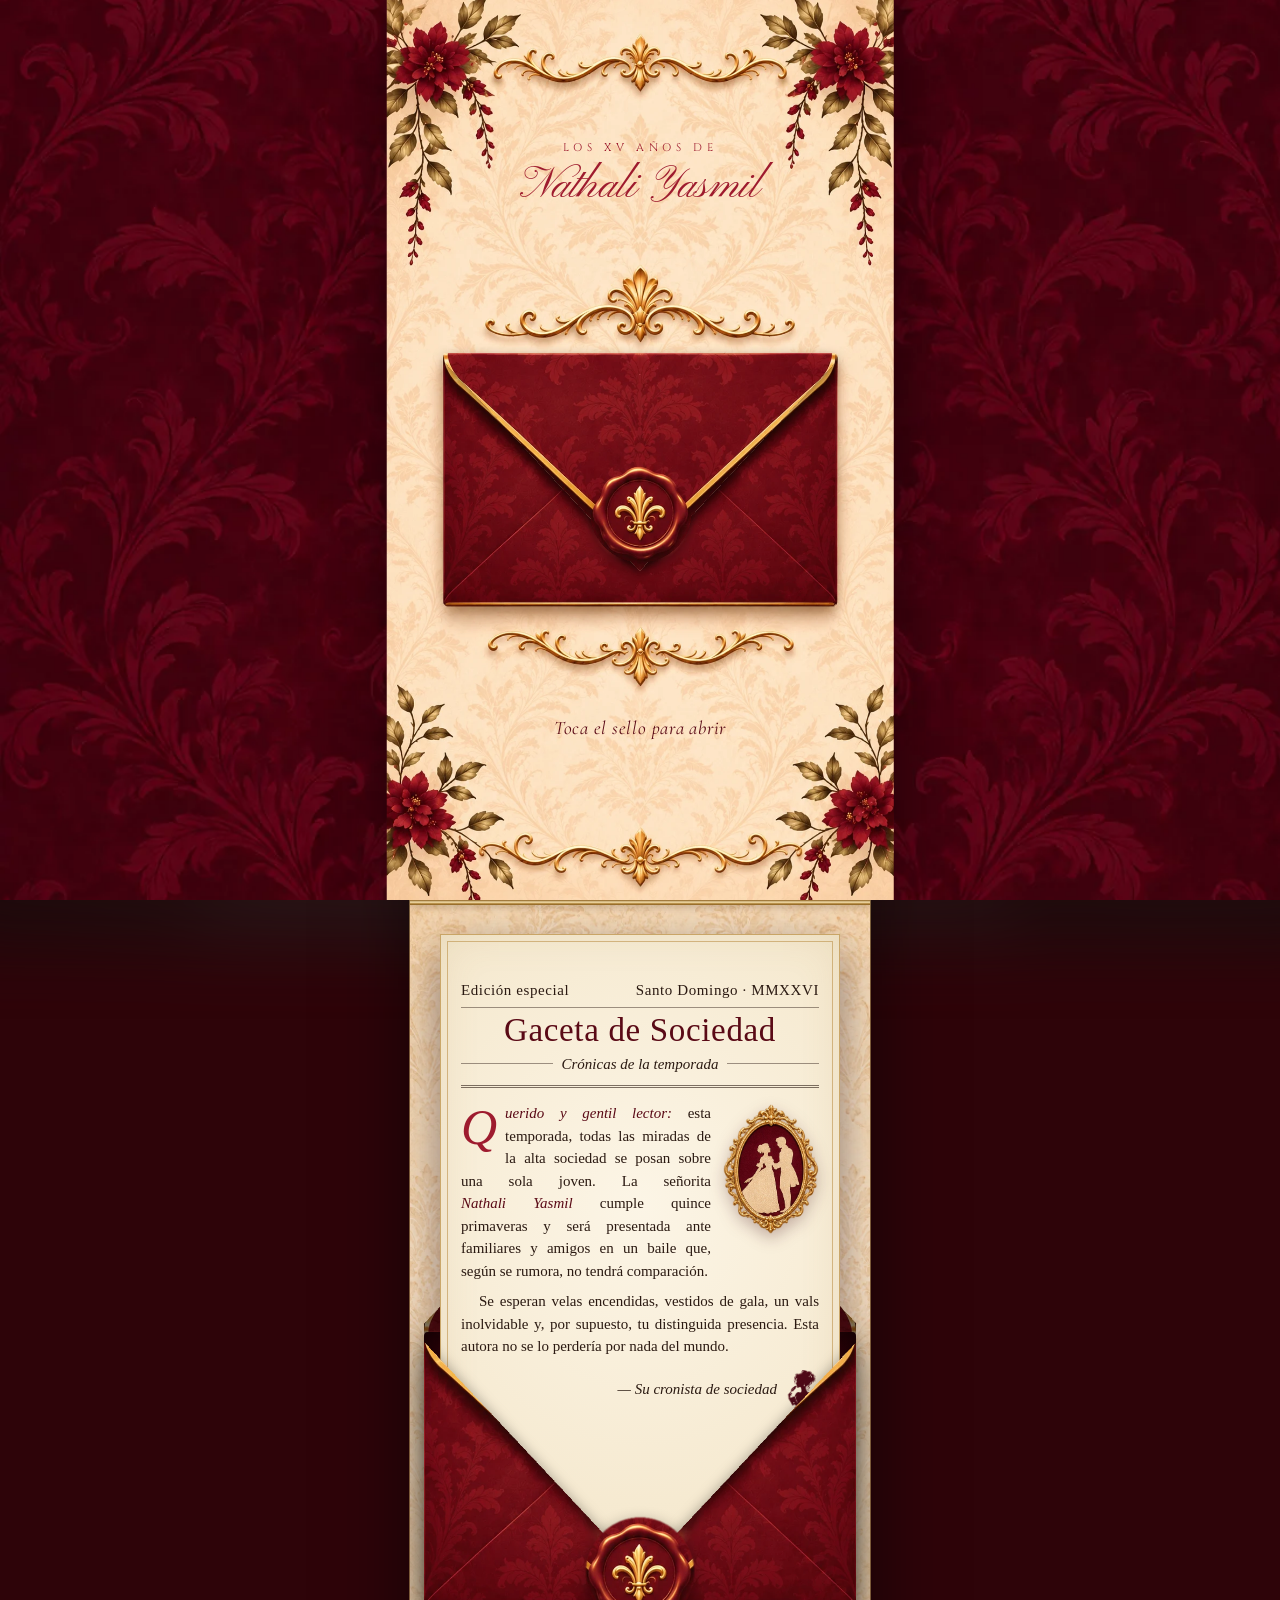
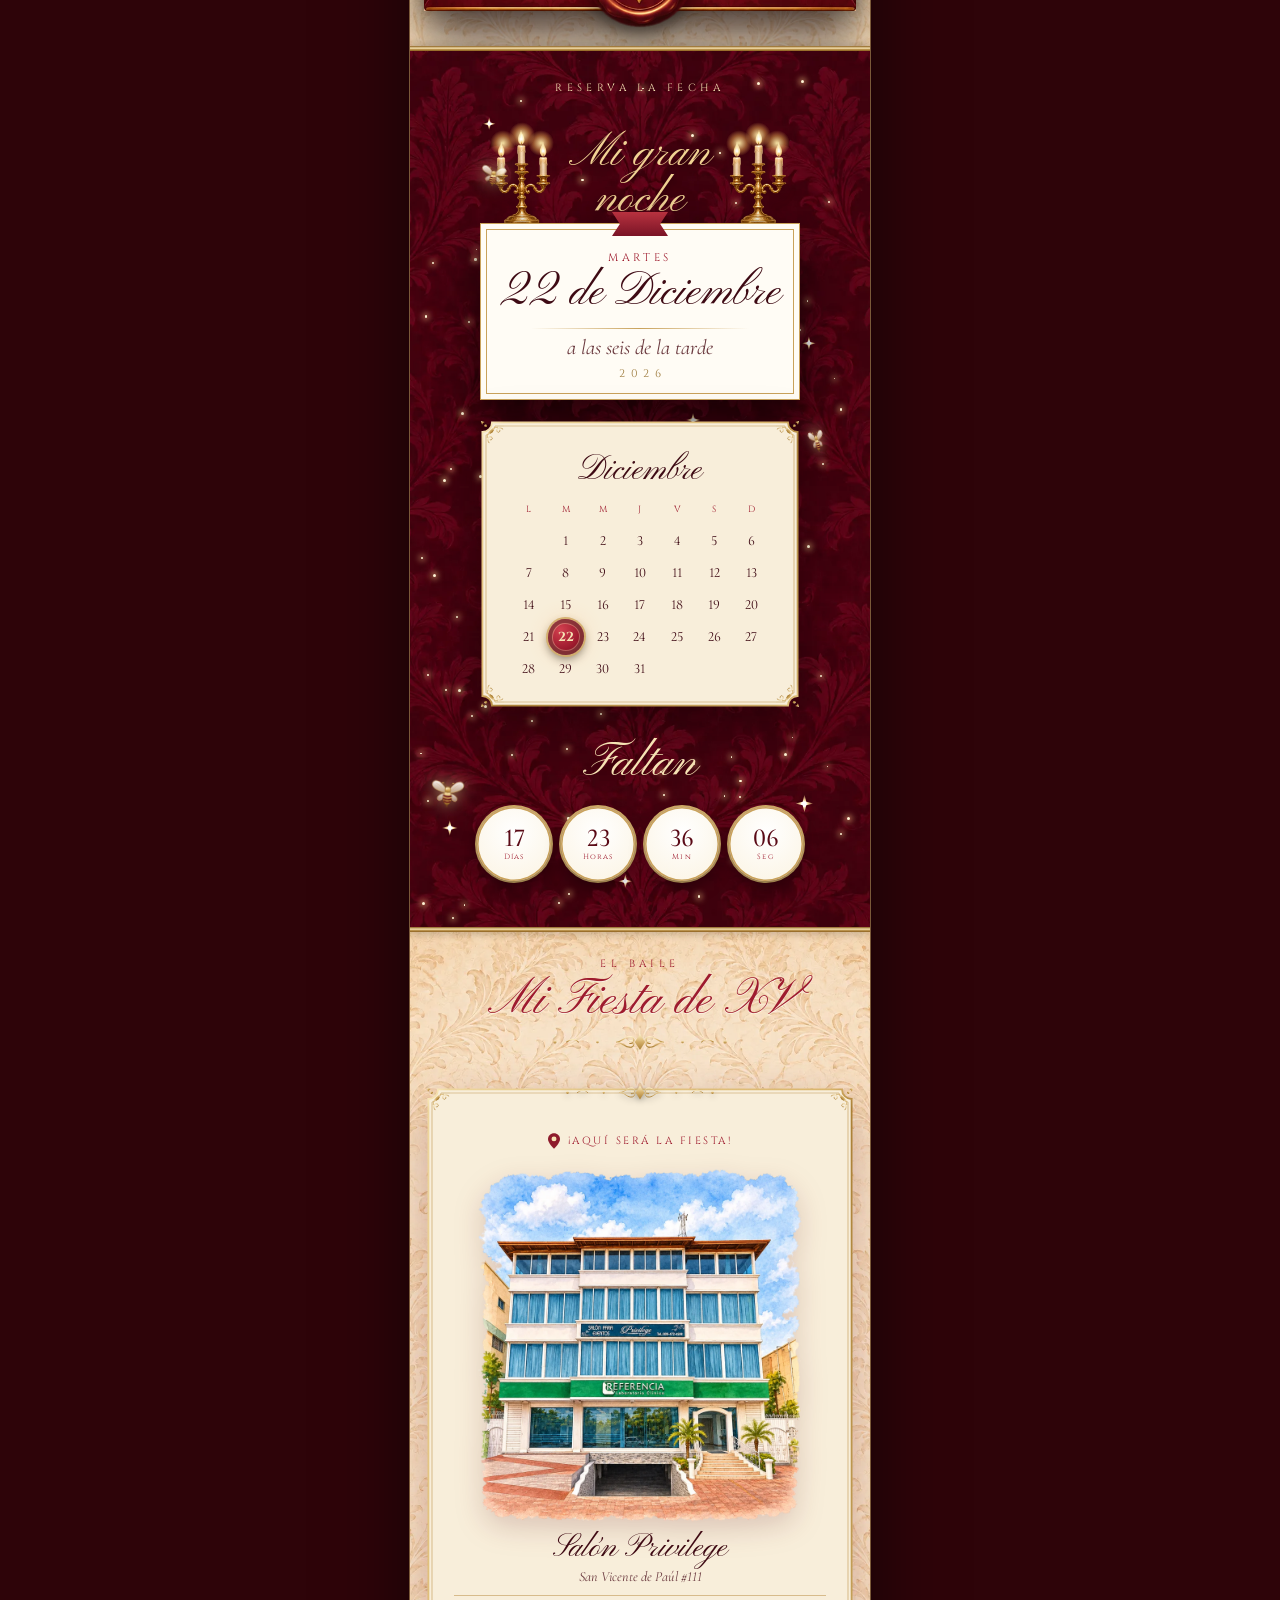
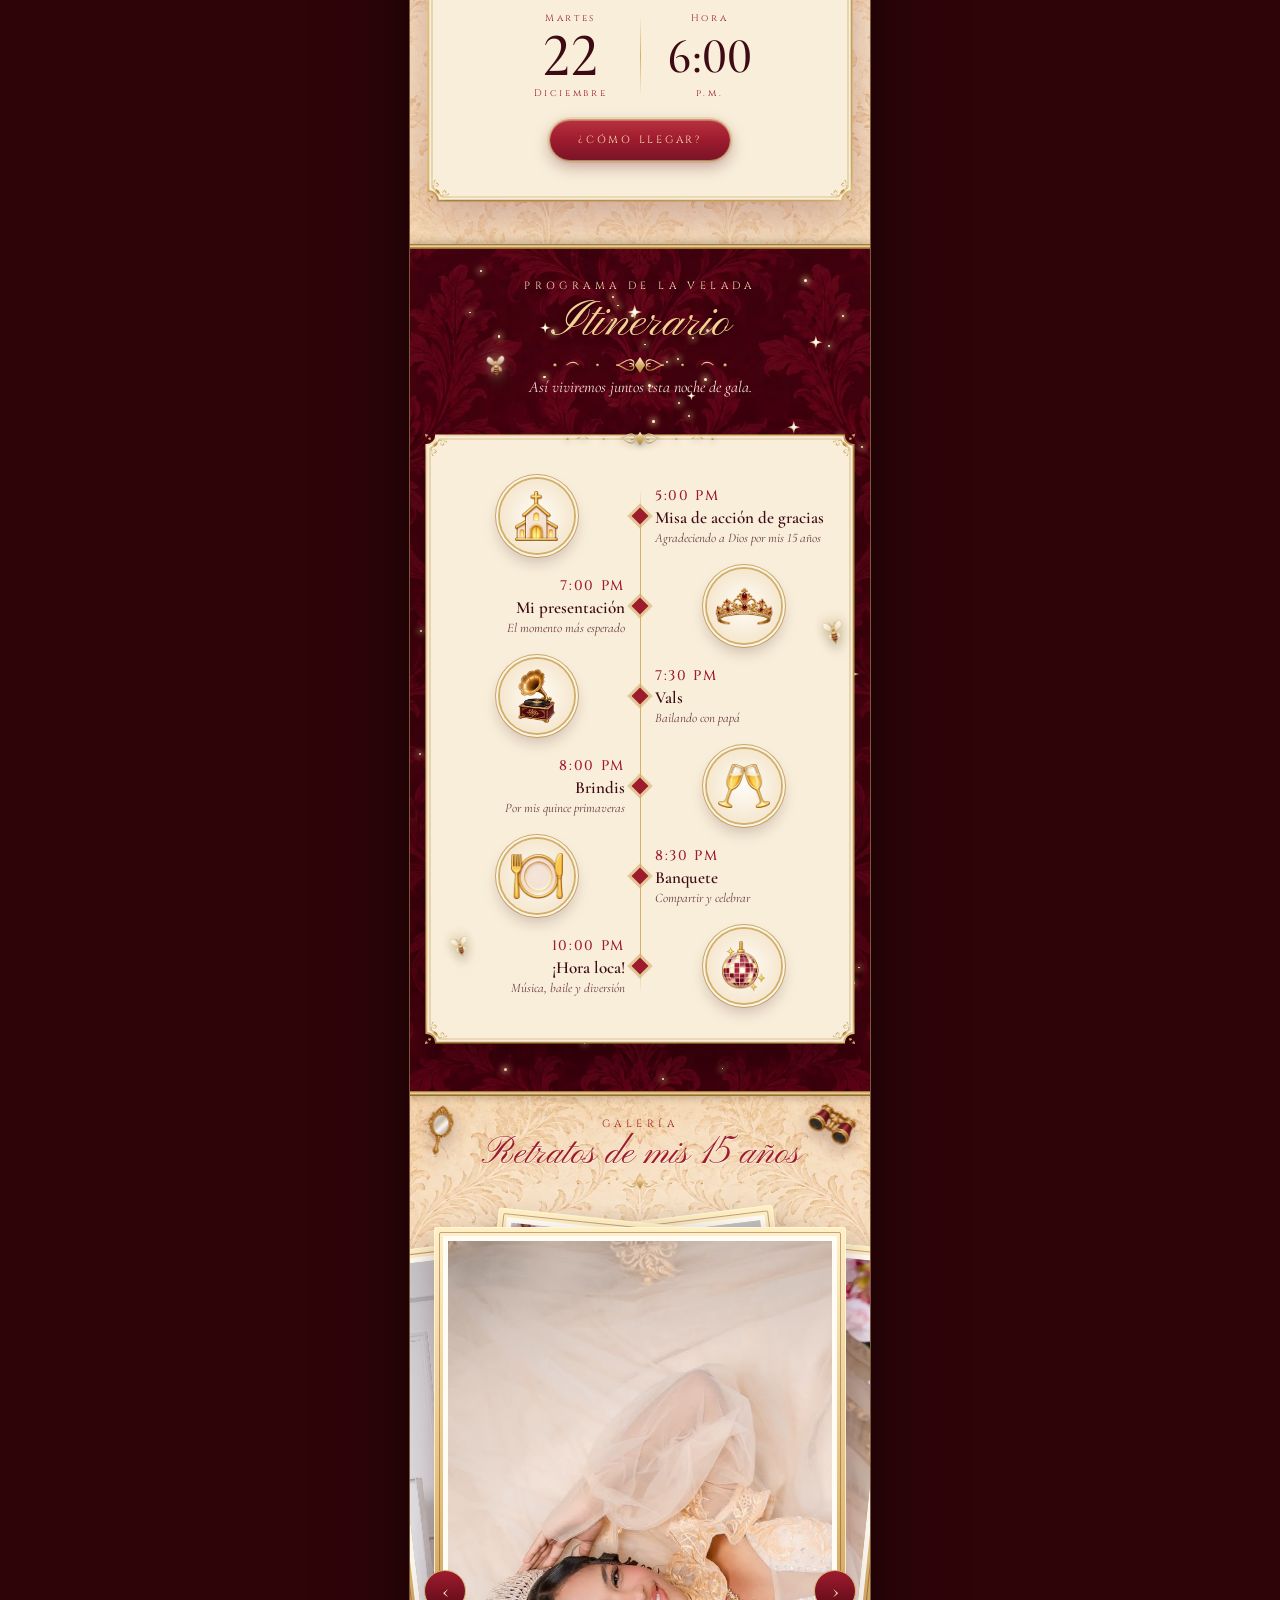
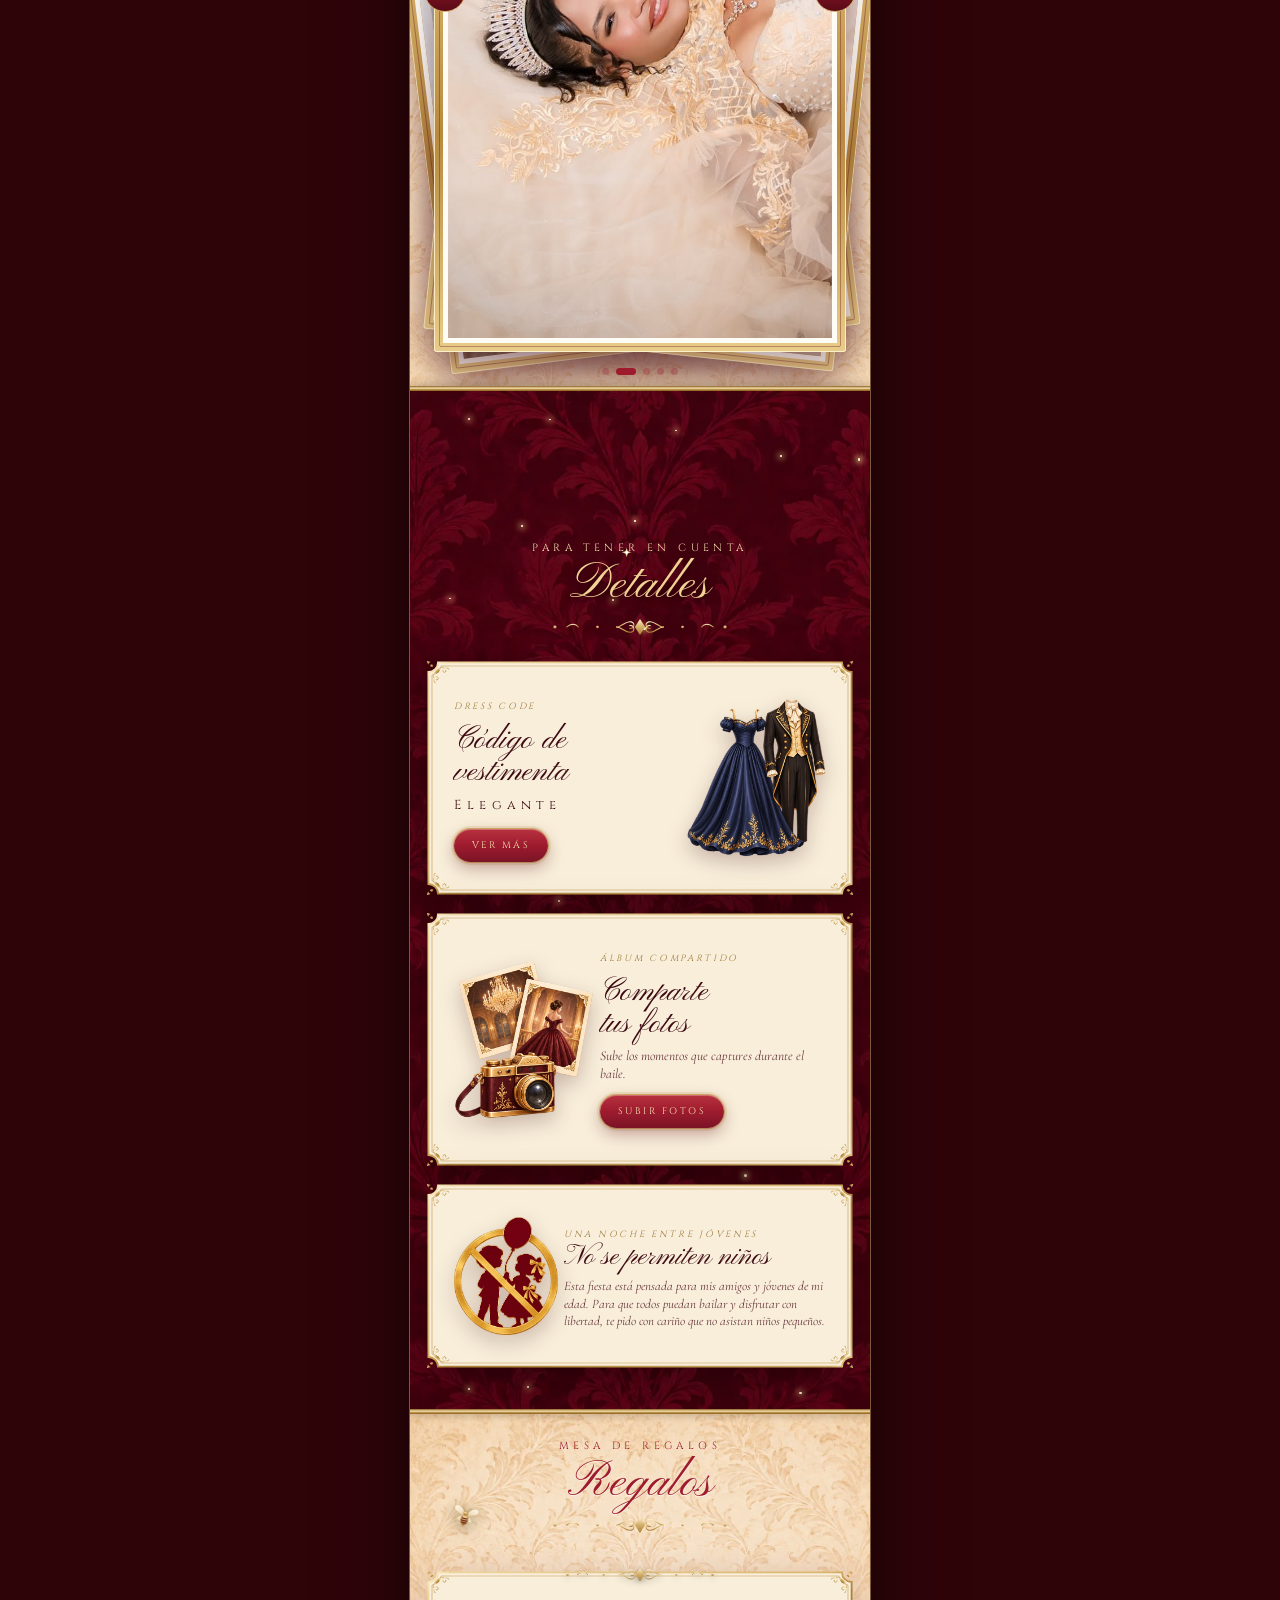
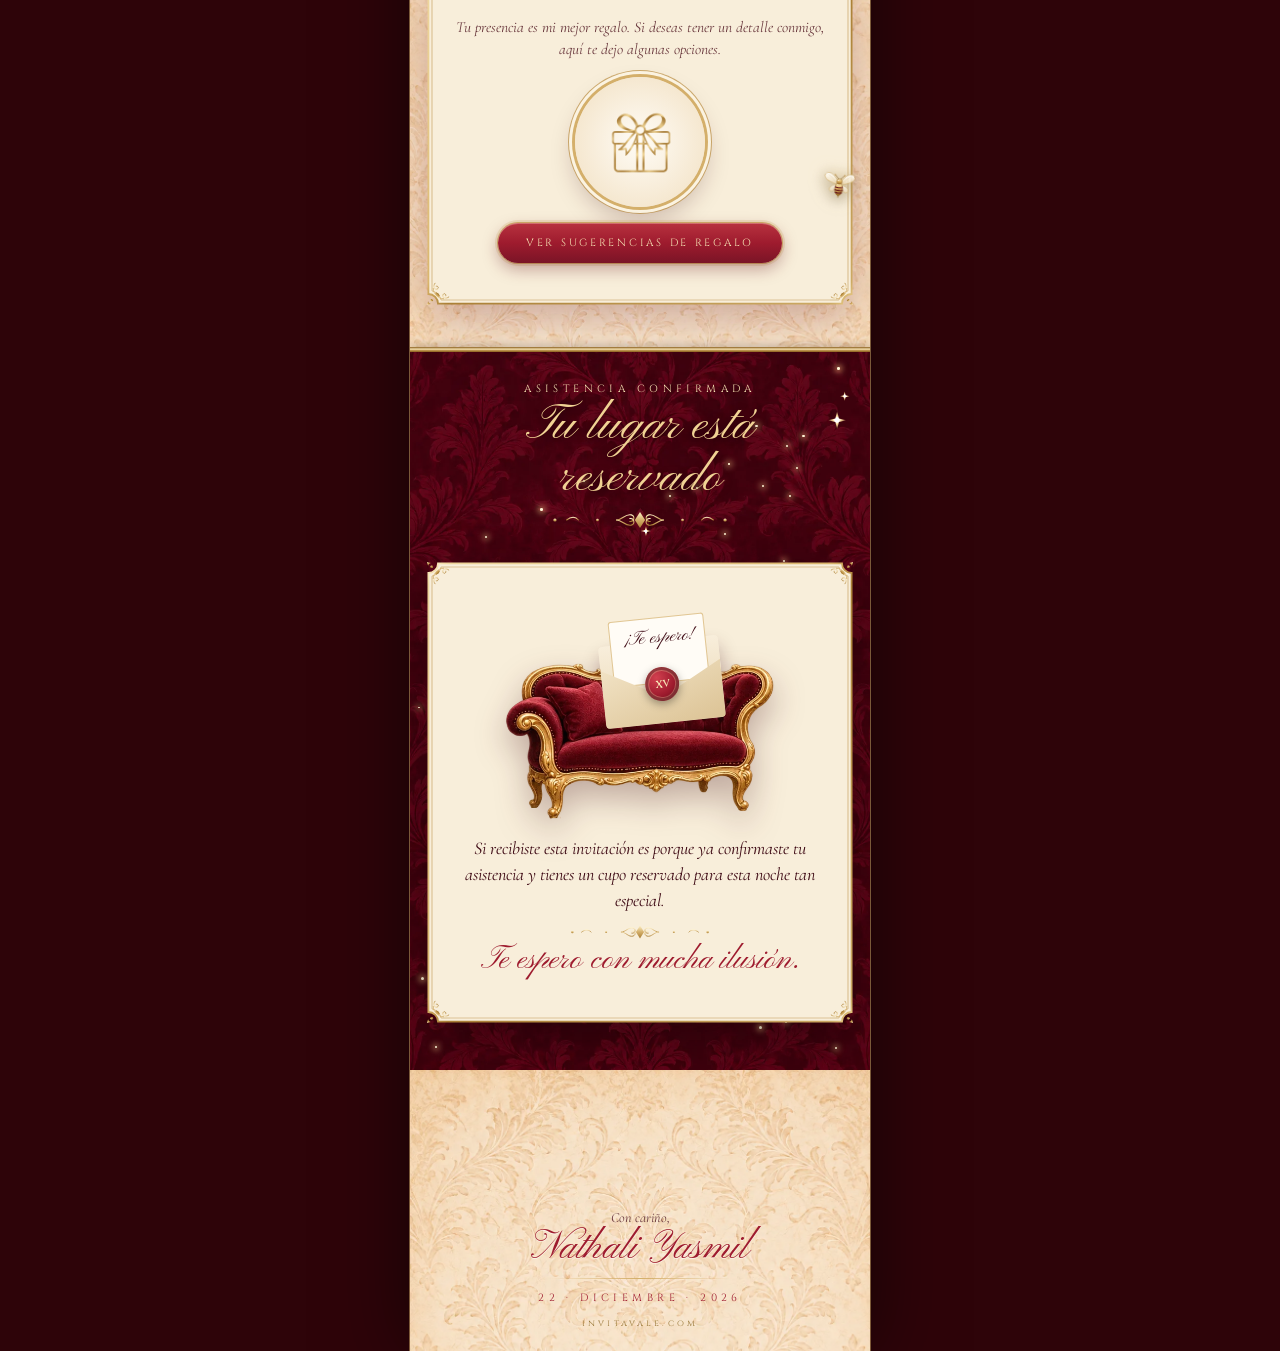
<file: index.html>
<!DOCTYPE html>
<html lang="es" class="intro-lock">
<head>
    <meta charset="UTF-8">
    <meta name="viewport" content="width=device-width, initial-scale=1.0, viewport-fit=cover">
    <title>Nathali Yasmil · Mis XV Años</title>
    <meta name="description" content="Martes 22 de diciembre · 6:00 p.m. · Salón Privilege. Estás cordialmente invitado a mi baile de XV años.">
    <meta name="theme-color" content="#5A0A16">
    <!-- Vista previa al compartir por WhatsApp / Facebook -->
    <meta property="og:type" content="website">
    <meta property="og:url" content="https://invitavale.com/XV-Nathali-Yasmil/">
    <meta property="og:site_name" content="Invitavale">
    <meta property="og:title" content="Nathali Yasmil · Mis XV Años 👑">
    <meta property="og:description" content="Martes 22 de diciembre · 6:00 p.m. · Salón Privilege. Estás cordialmente invitado a mi baile de XV años.">
    <meta property="og:image" content="https://invitavale.com/XV-Nathali-Yasmil/vista-previa.jpg">
    <meta property="og:image:secure_url" content="https://invitavale.com/XV-Nathali-Yasmil/vista-previa.jpg">
    <meta property="og:image:type" content="image/jpeg">
    <meta property="og:image:width" content="1200">
    <meta property="og:image:height" content="630">
    <meta property="og:image:alt" content="Nathali Yasmil en sus XV años">
    <meta name="twitter:card" content="summary_large_image">
    <meta name="twitter:image" content="https://invitavale.com/XV-Nathali-Yasmil/vista-previa.jpg">
    <meta property="og:locale" content="es_DO">
    <link rel="preload" as="image" href="sobre-fondo.webp">
    <link rel="preload" as="image" href="foto0.jpg">
    <link rel="preconnect" href="https://fonts.googleapis.com">
    <link rel="preconnect" href="https://fonts.gstatic.com" crossorigin>
    <link href="https://fonts.googleapis.com/css2?family=Pinyon+Script&family=Cinzel:wght@400;500;600&family=Cormorant+Garamond:ital,wght@0,400;0,500;0,600;0,700;1,400;1,500&family=IM+Fell+English:ital@0;1&family=IM+Fell+English+SC&display=swap" rel="stylesheet">
    <link rel="stylesheet" href="bridgerton.css?v=12">
</head>
<body>
<div class="page-bg" aria-hidden="true"></div>
<div class="scroll-oro" id="scrollOro" aria-hidden="true"></div>

<!-- Intro: sobre que se abre; la carta sale y la pluma escribe el mensaje -->
<div id="intro" class="intro" role="button" tabindex="0" aria-label="Toca el sello para abrir la invitación de Nathali Yasmil">
    <div class="ie-stage">
        <p class="ie-top">Los XV años de</p>
        <p class="ie-para">Nathali Yasmil</p>
        <div class="ie-dim" aria-hidden="true"></div>
        <div class="ie-env" id="ieEnv">
            <div class="ie-back"></div>
            <div class="ie-pocket" id="iePocket">
                <div class="ie-letter" id="ieLetter">
                    <div class="ie-lines" id="ieLines">
                        <p class="ie-l s"><span>Con la bendición de Dios</span></p>
                        <p class="ie-l s"><span>y el amor de mis padres,</span></p>
                        <p class="ie-l s"><span>a quienes agradezco</span></p>
                        <p class="ie-l s"><span>haber hecho realidad este sueño,</span></p>
                        <p class="ie-l s"><span>tengo el honor de invitarte</span></p>
                        <p class="ie-l s"><span>a celebrar mis XV años</span></p>
                        <p class="ie-l n"><span>Nathali Yasmil</span></p>
                        <p class="ie-l d"><span>22 · Diciembre · 2026</span></p>
                    </div>
                    <button class="ie-entrar" id="ieEntrar" type="button">Entrar a la invitación</button>
                </div>
            </div>
            <div class="ie-front"></div>
            <div class="ie-flap"></div>
            <div class="ie-seal" id="ieSeal" aria-hidden="true"></div>
        </div>
        <p class="ie-hint">Toca el sello para abrir</p>
    </div>
    <img class="ie-pluma" id="iePluma" src="elementos/pluma.svg" alt="" aria-hidden="true">
</div>

<audio id="bgMusic" src="musica.mp3" loop preload="auto"></audio>
<div id="musicPlayer" class="music-player">
    <button id="musicToggle" class="music-button" type="button" aria-label="Pausar o reproducir la música">
        <svg id="volumeIcon" width="20" height="20" viewBox="0 0 24 24" fill="none"></svg>
    </button>
</div>

<main class="invite">

    <!-- 1. PORTADA -->
    <section class="hero" data-butterflies="2" data-glitter="60">
        <img class="hero-bg" src="foto0.jpg" alt="Nathali Yasmil en sus XV años">
        <div class="hero-tint"></div>
        <div class="hero-frame" aria-hidden="true"><i class="c c-bl"></i><i class="c c-br"></i></div>
        <div class="hero-text">
            <p class="kicker k"><span></span>Mis XV Años<span></span></p>
            <h1 class="name">Nathali<span class="name2">Yasmil</span></h1>
            <div class="dline"><span></span><b>22 · 12 · 2026</b><span></span></div>
            <p class="frase">Ha llegado la temporada más esperada:<br>mi presentación en sociedad.</p>
        </div>
    </section>

    <!-- 2. PASE DE INVITADO (se llena con el enlace: ?n=Familia%20Pérez&p=2) -->
    <section class="pase pink bg-v" id="pase" data-glitter="40">
        <div class="pass marco reveal">
            <img class="pass-crown anim-shine" src="elementos/tiara.webp" alt="">
            <div class="pass-main">
                <p class="kicker">Invitación personal</p>
                <p class="fam" id="guestName">Familia Pérez</p>
                <div class="gl"></div>
                <p class="msg">Será un honor contar con tu presencia en mi baile de XV años</p>
            </div>
            <div class="pass-stub" id="guestStub">
                <img class="pass-key anim-key" src="elementos/llave.webp" alt="">
                <span class="kicker">Admite</span>
                <b id="guestSeats">2</b>
                <span class="kicker" id="guestSeatsTxt">personas</span>
            </div>
        </div>
    </section>

    <!-- 3. LA GACETA DE SOCIEDAD (texto editable) -->
    <section class="gaceta pink bg-p">
        <div class="sobre reveal">
        <div class="sobre-solapa" aria-hidden="true"></div>
        <div class="sobre-back" aria-hidden="true"></div>
        <article class="paper">
            <header class="mast">
                <p class="mast-top"><span>Edición especial</span><span>Santo Domingo · MMXXVI</span></p>
                <h2 class="mast-title">Gaceta de Sociedad</h2>
                <p class="mast-sub"><span></span>Crónicas de la temporada<span></span></p>
            </header>
            <img class="paper-cameo" src="elementos/camafeo.webp" alt="">
            <p class="drop"><b>Querido y gentil lector:</b> esta temporada, todas las miradas de la alta sociedad se posan sobre una sola joven. La señorita <em>Nathali Yasmil</em> cumple quince primaveras y será presentada ante familiares y amigos en un baile que, según se rumora, no tendrá comparación.</p>
            <p>Se esperan velas encendidas, vestidos de gala, un vals inolvidable y, por supuesto, tu distinguida presencia. Esta autora no se lo perdería por nada del mundo.</p>
            <p class="firma">— Su cronista de sociedad <img src="elementos/dama.webp" alt=""></p>
        </article>
        <div class="sobre-front" aria-hidden="true"></div>
        <img class="sello" src="elementos/sello.webp" alt="" aria-hidden="true">
        </div>
    </section>

    <!-- 4. FECHA + CUENTA REGRESIVA -->
    <section class="fecha pink bg-v" data-butterflies="3" data-glitter="90">
        <p class="kicker reveal">Reserva la fecha</p>
        <div class="fecha-candles reveal" data-speed="-0.06">
            <div class="candle l"><img src="elementos/candelabro.webp" alt=""><i class="flama f1"></i><i class="flama f2"></i><i class="flama f3"></i></div>
            <h2 class="title fecha-tit">Mi gran<br>noche</h2>
            <div class="candle r"><img src="elementos/candelabro.webp" alt=""><i class="flama f1"></i><i class="flama f2"></i><i class="flama f3"></i></div>
        </div>
        <div class="baile reveal">
            <span class="lazo" aria-hidden="true"></span>
            <p class="b-dia">Martes</p>
            <p class="b-fecha">22 de Diciembre</p>
            <span class="b-linea" aria-hidden="true"></span>
            <p class="b-hora">a las seis de la tarde</p>
            <p class="b-anio">2026</p>
        </div>
        <div class="cal marco reveal">
            <p class="m">Diciembre</p>
            <div class="g">
                <span class="h">L</span><span class="h">M</span><span class="h">M</span><span class="h">J</span><span class="h">V</span><span class="h">S</span><span class="h">D</span>
                <span></span><span>1</span><span>2</span><span>3</span><span>4</span><span>5</span><span>6</span>
                <span>7</span><span>8</span><span>9</span><span>10</span><span>11</span><span>12</span><span>13</span>
                <span>14</span><span>15</span><span>16</span><span>17</span><span>18</span><span>19</span><span>20</span>
                <span>21</span><span class="on">22</span><span>23</span><span>24</span><span>25</span><span>26</span><span>27</span>
                <span>28</span><span>29</span><span>30</span><span>31</span>
            </div>
        </div>
        <p class="faltan">Faltan</p>
        <div class="cd reveal">
            <div><b id="days">00</b><small>Días</small></div>
            <div><b id="hours">00</b><small>Horas</small></div>
            <div><b id="minutes">00</b><small>Min</small></div>
            <div><b id="seconds">00</b><small>Seg</small></div>
        </div>
    </section>

    <!-- 5. MI FIESTA DE XV -->
    <section class="fiesta pink bg-p">
        <p class="kicker reveal">El baile</p>
        <h2 class="title reveal">Mi Fiesta de XV</h2>
        <div class="marco fiesta-card reveal">
        <div class="lugar">
            <p class="aqui"><svg width="12" height="16" viewBox="0 0 34 44"><path d="M17 0C7.6 0 0 7.4 0 16.6 0 29 17 44 17 44s17-15 17-27.4C34 7.4 26.4 0 17 0z" fill="#8E1B2C"/><circle cx="17" cy="16" r="7" fill="#F6E3B4"/></svg>¡Aquí será la fiesta!</p>
            <img class="lugar-foto" id="lugarImg" src="lugar-acuarela.webp" alt="Acuarela del Salón Privilege">
            <p class="vn">Salón Privilege</p>
            <p class="va">San Vicente de Paúl #111</p>
        </div>
        <div class="fcard">
            <div class="fdate">
                <div><small>Martes</small><b>22</b><small>Diciembre</small></div>
                <span class="vl"></span>
                <div><small>Hora</small><b class="hr">6:00</b><small>p.m.</small></div>
            </div>
        </div>
        <div class="llegar"><a class="btn btn-rose" data-link="mapa" href="#" target="_blank" rel="noopener">¿Cómo llegar?</a></div>
        </div>
    </section>

    <!-- 6. ITINERARIO (editar horas y textos aquí) -->
    <section class="itin pink bg-v" data-butterflies="3" data-glitter="90">
        <p class="kicker reveal">Programa de la velada</p>
        <h2 class="title reveal" style="margin-top:4px">Itinerario</h2>
        <p class="sub reveal">Así viviremos juntos esta noche de gala.</p>
        <div class="marco itin-card reveal">
        <div class="tl" id="timeline">
            <span class="tl-fill" aria-hidden="true"></span>
            <div class="ti reveal from-l"><div class="ic"><img class="anim-iglesia" src="iconos/iglesia.webp" alt=""></div><span class="dot"></span><div class="tx l"><b>5:00 PM</b><span>Misa de acción de gracias</span><small>Agradeciendo a Dios por mis 15 años</small></div></div>
            <div class="ti reveal from-r"><div class="tx r"><b>7:00 PM</b><span>Mi presentación</span><small>El momento más esperado</small></div><span class="dot"></span><div class="ic"><img class="anim-tiara big" src="elementos/tiara.webp" alt=""></div></div>
            <div class="ti reveal from-l"><div class="ic"><img class="anim-nota big" src="elementos/gramofono.webp" alt=""></div><span class="dot"></span><div class="tx l"><b>7:30 PM</b><span>Vals</span><small>Bailando con papá</small></div></div>
            <div class="ti reveal from-r"><div class="tx r"><b>8:00 PM</b><span>Brindis</span><small>Por mis quince primaveras</small></div><span class="dot"></span><div class="ic"><img class="anim-brindis" src="iconos/brindis.webp" alt=""></div></div>
            <div class="ti reveal from-l"><div class="ic"><img class="anim-cena" src="iconos/cena.webp" alt=""></div><span class="dot"></span><div class="tx l"><b>8:30 PM</b><span>Banquete</span><small>Compartir y celebrar</small></div></div>
            <div class="ti reveal from-r"><div class="tx r"><b>10:00 PM</b><span>¡Hora loca!</span><small>Música, baile y diversión</small></div><span class="dot"></span><div class="ic"><img class="anim-disco" src="iconos/disco.webp" alt=""></div></div>
        </div>
        </div>
    </section>

    <!-- 7. GALERÍA: retratos en marco dorado (desliza o usa las flechas) -->
    <section class="gal pink bg-p">
        <img class="deco-binoculares anim-float" src="elementos/binoculares.webp" alt="" aria-hidden="true">
        <img class="deco-espejo anim-sway" src="elementos/espejo.webp" alt="" aria-hidden="true">
        <p class="kicker reveal">Galería</p>
        <h2 class="title reveal">Retratos de mis 15 años</h2>
        <p class="sub reveal">Toda la sociedad tiene los ojos puestos en esta historia</p>
        <div class="stack" id="stack">
            <figure class="pola"><img src="foto1.jpg" alt="Foto 1 de los XV años de Nathali Yasmil"></figure>
            <figure class="pola"><img src="foto2.jpg" alt="Foto 2 de los XV años de Nathali Yasmil" style="object-position:22% 40%"></figure>
            <figure class="pola"><img src="foto3.jpg" alt="Foto 3 de los XV años de Nathali Yasmil"></figure>
            <figure class="pola"><img src="foto4.jpg" alt="Foto 4 de los XV años de Nathali Yasmil"></figure>
            <figure class="pola"><img src="foto5.jpg" alt="Foto 5 de los XV años de Nathali Yasmil"></figure>
            <button class="arr prev" id="prevBtn" type="button" aria-label="Foto anterior">‹</button>
            <button class="arr next" id="nextBtn" type="button" aria-label="Foto siguiente">›</button>
        </div>
        <div class="dots" id="dots"></div>
    </section>

    <!-- 8. DETALLES: código de vestimenta + comparte tus fotos -->
    <section class="det pink bg-v" data-glitter="50">
        <div class="det-top reveal pop" data-speed="-0.08"><img class="abanico anim-fan" src="elementos/abanico.webp" alt=""></div>
        <p class="kicker reveal">Para tener en cuenta</p>
        <h2 class="title reveal">Detalles</h2>

        <div class="dcard marco reveal">
            <div class="stx">
                <p class="kicker">Dress code</p>
                <h4>Código de<br>vestimenta</h4>
                <p class="fm">Elegante</p>
                <button class="btn btn-rose" type="button" onclick="openModal('dresscodeModal')">Ver más</button>
            </div>
            <div class="dill libre"><img class="anim-sway" src="elementos/vestimenta-regencia.webp" alt="Vestido largo y traje de gala"></div>
        </div>

        </div>

        <div class="dcard marco reveal">
            <div class="dill libre"><img class="anim-float" src="elementos/fotos-camara.webp" alt="Cámara y fotos"></div>
            <div class="stx">
                <p class="kicker">Álbum compartido</p>
                <h4>Comparte<br>tus fotos</h4>
                <p>Sube los momentos que captures durante el baile.</p>
                <a class="btn btn-rose" data-link="fotos" href="#" target="_blank" rel="noopener">Subir fotos</a>
            </div>
        </div>

        <div class="dcard marco ninos reveal">
            <div class="dill libre"><img src="elementos/no-ninos.webp" alt="No se permiten niños"></div>
            <div class="stx">
                <p class="kicker">Una noche entre jóvenes</p>
                <h4>No se permiten niños</h4>
                <p>Esta fiesta está pensada para mis amigos y jóvenes de mi edad. Para que todos puedan bailar y disfrutar con libertad, te pido con cariño que no asistan niños pequeños.</p>
            </div>
        </div>

    </section>

    <!-- 9. REGALOS -->
    <section class="gift pink bg-p" data-butterflies="2">
        <p class="kicker reveal">Mesa de regalos</p>
        <h2 class="title reveal" style="margin-top:4px">Regalos</h2>
        <div class="marco gift-card reveal">
        <p class="sub" style="font-size:15.5px">Tu presencia es mi mejor regalo. Si deseas tener un detalle conmigo, aquí te dejo algunas opciones.</p>
        <div class="gift-row">
            <div class="medal"><img class="anim-float" src="icono-regalo.png" alt="Regalo"></div>
        </div>
        <a class="btn btn-rose" data-link="regalos" href="regalos.html">Ver sugerencias de regalo</a>
        </div>
    </section>

    <!-- 10. ASISTENCIA CONFIRMADA (sin botón) -->
    <section class="rsvp pink bg-v" data-glitter="50">
        <p class="kicker reveal">Asistencia confirmada</p>
        <h2 class="title reveal">Tu lugar está<br>reservado</h2>
        <div class="marco rsvp-card reveal">
        <div class="sala">
            <img class="sofa" src="elementos/sofa.webp" alt="">
            <div class="env"><div class="b"></div><div class="carta">¡Te espero!</div><div class="f"></div><div class="s">XV</div></div>
        </div>
        <p class="rsvp-msg">Si recibiste esta invitación es porque ya confirmaste tu asistencia y tienes un cupo reservado para esta noche tan especial.</p>
        <span class="rsvp-linea" aria-hidden="true"></span>
        <p class="rsvp-cierre">Te espero con mucha ilusión.</p>
        </div>
    </section>

    <!-- 11. PIE -->
    <footer class="foot pink bg-p" data-butterflies="2">
        <img class="crown reveal pop anim-shine" data-speed="-0.05" src="elementos/tiara.webp" alt="">
        <p class="verse reveal">«Gracias por ser parte<br>de mi temporada más especial.»</p>
        <p class="con">Con cariño,</p>
        <p class="nm">Nathali Yasmil</p>
        <div class="gl" style="width:180px;margin:8px auto 0"></div>
        <p class="kicker" style="margin-top:12px">22 · Diciembre · 2026</p>
        <div class="foot-deco" aria-hidden="true">
            <img class="sombrilla anim-sway" src="elementos/sombrilla.webp" alt="">
        </div>
        <a class="credit" href="https://invitavale.com" target="_blank" rel="noopener">invitavale.com</a>
    </footer>
</main>

<!-- Modal: código de vestimenta -->
<div id="dresscodeModal" class="modal-overlay" onclick="closeModal(event,'dresscodeModal')">
    <div class="modal-card marco" onclick="event.stopPropagation()">
        <button class="modal-close" type="button" onclick="closeModal(null,'dresscodeModal')" aria-label="Cerrar">&times;</button>
        <h3>Código de vestimenta</h3>
        <p class="fm">Elegante</p>
        <img src="elementos/vestimenta-regencia.webp" alt="Vestido largo y traje de gala">
        <p class="dc-sub">Vestidos y trajes</p>
        <p>El color rojo está reservado para la quinceañera. Con cariño, te pido no usarlo.</p>
        <div class="mcols">
            <div><i style="background:#9E1B2E"></i>Rojo</div>
        </div>
    </div>
</div>

<div id="toast" class="toast" role="status"></div>

<script src="bridgerton.js?v=10" defer></script>
</body>
</html>
</file>
<file: bridgerton.css>
/* =========================================================
   XV · TEMPORADA DE SOCIEDAD (estilo Regencia) — invitavale.com
   Paleta: vino #5A0A16 / rojo #7A1426 / carmesí #9E1B2E,
   marfil #FBF5EA, pergamino #F3E5CC y dorado #D4AF6A.
   ========================================================= */
:root{
  --vino:#5A0A16; --rojo:#7A1426; --carmesi:#9E1B2E; --carmesi2:#B8323F;
  --marfil:#FBF5EA; --perg:#F3E5CC; --tinta:#3E0A14; --suave:#6B3A3F;
  --oro:#D4AF6A; --oro-claro:#F6E3B4; --oro-osc:#9C7A3C;
  --script:'Pinyon Script',cursive; --serif:'Cormorant Garamond',Georgia,serif; --caps:'Cinzel',Georgia,serif;
  --fell:'IM Fell English',Georgia,serif; --fellsc:'IM Fell English SC',Georgia,serif;
  --oro-grad:linear-gradient(180deg,#FFF0C4 0%,#E2BE78 38%,#B88A3E 70%,#E9CC88 100%);
}
*{box-sizing:border-box;margin:0;padding:0}
html{-webkit-text-size-adjust:100%}
body{font-family:var(--serif);color:var(--tinta);font-variant-numeric:lining-nums;-webkit-font-smoothing:antialiased;background:#3A050C;min-height:100vh}
img{display:block;max-width:100%}
button{font:inherit;border:0;background:none;cursor:pointer;color:inherit}

/* Fondo para computadora: la invitación queda centrada como un teléfono */
.page-bg{position:fixed;inset:0;z-index:-1;background:url('foto0.jpg') center 30%/cover;filter:blur(28px) brightness(.6) saturate(.9);transform:scale(1.1)}
.page-bg::after{content:"";position:absolute;inset:0;background:linear-gradient(180deg,rgba(122,20,38,.7),rgba(40,4,10,.88))}
.invite{position:relative;width:100%;max-width:460px;margin:0 auto;background:var(--marfil);overflow:hidden;box-shadow:0 0 0 1px rgba(212,175,106,.5),0 0 70px rgba(0,0,0,.55)}
section,footer.foot{position:relative;overflow:hidden}

/* ---------- esquinas doradas reutilizables ---------- */
.c{position:absolute;width:38px;height:38px;background:url('elementos/esquina.svg') center/contain no-repeat;pointer-events:none;z-index:3}
.c.c-tl{left:6px;top:6px}
.c.c-tr{right:6px;top:6px;transform:scaleX(-1)}
.c.c-bl{left:6px;bottom:6px;transform:scaleY(-1)}
.c.c-br{right:6px;bottom:6px;transform:scale(-1,-1)}

/* ---------- piezas comunes ---------- */
.kicker{font-family:var(--caps);font-size:10.5px;letter-spacing:.42em;text-transform:uppercase}
.title{font-family:var(--script);font-weight:400;font-size:50px;line-height:1.05;text-align:center}
.sub{font-style:italic;font-size:16px;line-height:1.45;text-align:center}
.sep{width:240px;margin:4px auto 0}
.btn{position:relative;display:inline-block;font-family:var(--caps);font-size:10.5px;letter-spacing:.26em;text-transform:uppercase;padding:13px 28px;border-radius:999px;text-decoration:none;transition:transform .25s ease,box-shadow .25s ease;overflow:hidden}
.btn::after{content:"";position:absolute;top:0;left:-60%;width:40%;height:100%;background:linear-gradient(100deg,transparent,rgba(255,255,255,.45),transparent);transform:skewX(-20deg);animation:reflejo 4.5s ease-in-out infinite}
@keyframes reflejo{0%,70%{left:-60%}100%{left:130%}}
.btn:active{transform:scale(.97)}
.btn-gold{background:var(--oro-grad);color:var(--vino);font-weight:600;box-shadow:0 6px 18px rgba(0,0,0,.35),inset 0 1px 0 rgba(255,255,255,.7),0 0 0 1px rgba(255,240,200,.6)}
.btn-rose{background:linear-gradient(180deg,var(--carmesi2),var(--carmesi) 50%,var(--rojo));color:var(--oro-claro);box-shadow:0 6px 16px rgba(94,11,23,.35),inset 0 1px 0 rgba(255,220,200,.35),0 0 0 1px var(--oro),0 0 0 3px rgba(212,175,106,.25)}
.gl{height:1px;background:linear-gradient(90deg,transparent,var(--oro),transparent)}
.edge{display:block;height:24px;width:100%}
.edge.to-light{background:var(--vino)}
.edge.to-dark{background:var(--perg)}
.edge svg{display:block;width:100%;height:24px}

/* secciones claras (pergamino con damasco) y oscuras (terciopelo rojo) */
.light{background:
  radial-gradient(90% 40% at 50% 0%,rgba(255,255,255,.9),transparent 70%),
  url('elementos/damasco.svg') center top/84px auto,
  linear-gradient(180deg,var(--marfil),var(--perg))}
.light::before{content:"";position:absolute;inset:0;pointer-events:none;background:linear-gradient(180deg,rgba(251,245,234,.86),rgba(243,229,204,.88))}
.light>*{position:relative;z-index:1}
.light .kicker{color:var(--carmesi)}
.light .title{color:var(--tinta)}
.light .sub{color:var(--suave)}
.pink{color:#fff;background:
  radial-gradient(60% 25% at 15% 20%,rgba(255,200,170,.12),transparent 70%),
  radial-gradient(50% 22% at 90% 70%,rgba(255,210,150,.10),transparent 70%),
  radial-gradient(110% 55% at 50% 0%,rgba(255,190,160,.16),transparent 60%),
  url('elementos/damasco.svg') center top/84px auto,
  linear-gradient(180deg,var(--rojo),var(--vino))}
.pink::before{content:"";position:absolute;inset:0;pointer-events:none;background:linear-gradient(180deg,rgba(122,20,38,.95),rgba(90,10,22,.955));z-index:0}
.pink::after{content:"";position:absolute;inset:10px;border:1px solid rgba(212,175,106,.35);pointer-events:none;z-index:1}
.pink .kicker{color:var(--oro-claro)}
.pink .title{color:var(--oro-claro);text-shadow:0 2px 14px rgba(0,0,0,.35)}
.pink .sub{color:#F7E6DA}
.pink>*:not(.glit):not(.butterfly-layer){position:relative;z-index:2}

/* ---------- brillo dorado (en lo rojo) ---------- */
.glit{position:absolute;inset:0;pointer-events:none;z-index:1;overflow:hidden}
.glit .g{position:absolute;border-radius:50%;background:#FFF4D6;box-shadow:0 0 6px 1.5px rgba(255,214,140,.85);animation:titila var(--d,3s) ease-in-out var(--dl,0s) infinite}
.glit .st{position:absolute;background:radial-gradient(circle,#fff 0 18%,rgba(255,226,160,.9) 30%,transparent 70%);
  clip-path:polygon(50% 0,60% 40%,100% 50%,60% 60%,50% 100%,40% 60%,0 50%,40% 40%);
  filter:drop-shadow(0 0 4px rgba(255,214,140,.9));animation:destello var(--d,4s) ease-in-out var(--dl,0s) infinite}
@keyframes titila{0%,100%{opacity:var(--o,.8);transform:scale(1)}50%{opacity:.15;transform:scale(.6)}}
@keyframes destello{0%,100%{opacity:.9;transform:scale(1) rotate(0)}50%{opacity:.25;transform:scale(.55) rotate(45deg)}}

/* ---------- abejas doradas que vuelan (en lo rojo) ---------- */
.butterfly-layer{position:absolute;inset:0;z-index:3;pointer-events:none;overflow:hidden}
.butterfly{position:absolute;left:0;top:0;height:auto;max-width:none;opacity:0;transition:opacity 1.4s ease;will-change:transform;
  filter:drop-shadow(0 0 8px rgba(255,220,150,.75)) drop-shadow(0 3px 6px rgba(0,0,0,.35))}
.butterfly-layer.is-on .butterfly{opacity:1}

/* ---------- pétalos que caen (portada) ---------- */
.petalos{position:absolute;inset:0;z-index:3;pointer-events:none;overflow:hidden}
.petalos i{position:absolute;top:-30px;width:var(--s,14px);height:calc(var(--s,14px)*1.25);border-radius:80% 0 80% 0;
  background:radial-gradient(circle at 30% 30%,#E0465A,#9E1B2E 60%,#5A0A16);opacity:.85;box-shadow:inset -2px -2px 4px rgba(0,0,0,.25);
  animation:cae var(--d,12s) linear var(--dl,0s) infinite}
@keyframes cae{0%{transform:translate3d(0,-40px,0) rotate(0)}25%{transform:translate3d(30px,25vh,0) rotate(120deg)}50%{transform:translate3d(-20px,50vh,0) rotate(220deg)}75%{transform:translate3d(25px,75vh,0) rotate(320deg)}100%{transform:translate3d(-10px,105vh,0) rotate(420deg)}}

/* ---------- 1. portada ---------- */
.hero{height:100vh;height:100svh;min-height:640px;max-height:900px;text-align:center;color:#fff;background:var(--vino)}
.hero-bg{position:absolute;inset:0;width:100%;height:100%;object-fit:cover;object-position:50% 14%}
.hero-tint{position:absolute;inset:0;z-index:1;background:
  linear-gradient(180deg,rgba(40,4,10,.55) 0%,rgba(40,4,10,0) 22%,rgba(90,10,22,0) 42%,rgba(110,16,32,.55) 62%,rgba(90,10,22,.94) 82%,var(--vino) 100%)}
.hero-frame{position:absolute;inset:12px;z-index:4;pointer-events:none;border:1px solid rgba(246,227,180,.55);box-shadow:inset 0 0 0 4px rgba(246,227,180,.12)}
.hero-frame::after{content:"";position:absolute;inset:5px;border:1px solid rgba(246,227,180,.3)}
.hero-frame .c{width:48px;height:48px}
.hero-frame .c.c-tl{left:-4px;top:-4px}.hero-frame .c.c-tr{right:-4px;top:-4px}
.hero-frame .c.c-bl{left:-4px;bottom:-4px}.hero-frame .c.c-br{right:-4px;bottom:-4px}
.lampara-wrap{position:absolute;left:50%;top:0;z-index:3;width:150px;margin-left:-75px;transform-origin:50% 0;animation:lampara 6s ease-in-out infinite}
.lampara-wrap .cadena{display:block;width:2px;height:14px;margin:0 auto;background:linear-gradient(#B88A3E,#F6E3B4)}
.lampara{width:150px;filter:drop-shadow(0 0 18px rgba(255,214,140,.55)) drop-shadow(0 8px 12px rgba(0,0,0,.4))}
.lampara-wrap::after{content:"";position:absolute;left:50%;top:40%;width:200px;height:140px;margin-left:-100px;border-radius:50%;
  background:radial-gradient(closest-side,rgba(255,220,150,.35),transparent);pointer-events:none;animation:vela 3s ease-in-out infinite;mix-blend-mode:screen}
@keyframes lampara{0%,100%{transform:rotate(-1.6deg)}50%{transform:rotate(1.6deg)}}
.hero .glit{top:62%;z-index:2}
.hero-text{position:absolute;left:0;right:0;bottom:calc(40px + env(safe-area-inset-bottom,0px));z-index:5}
.hero .k{color:var(--oro-claro);display:flex;align-items:center;justify-content:center;gap:12px;text-shadow:0 1px 6px rgba(0,0,0,.5)}
.hero .k span{width:40px;height:1px;background:var(--oro)}
.hero .name{font-family:var(--script);font-weight:400;font-size:86px;line-height:1.05;
  background:linear-gradient(180deg,#FFF7E0 10%,#F1D394 45%,#C9984A 75%,#F6E3B4 95%);-webkit-background-clip:text;background-clip:text;color:transparent;
  filter:drop-shadow(0 4px 14px rgba(0,0,0,.55));padding:0 10px}
.hero .dline{display:flex;align-items:center;justify-content:center;gap:12px;font-family:var(--caps);letter-spacing:.32em;font-size:13px;color:var(--oro-claro)}
.hero .dline span{width:44px;height:1px;background:var(--oro)}
.hero .frase{font-style:italic;font-size:16.5px;color:#F7E6DA;margin:12px auto 0;padding:0 28px;line-height:1.35;text-shadow:0 1px 6px rgba(0,0,0,.45)}

/* ---------- 2. pase de invitado ---------- */
.pase{padding:50px 22px 46px}
.pass{position:relative;display:grid;grid-template-columns:1fr 100px;background:#FFFCF6;border-radius:6px;border:1px solid rgba(212,175,106,.85);box-shadow:0 18px 40px rgba(94,11,23,.2);overflow:visible}
.pass::before{content:"";position:absolute;inset:5px;border:1px solid rgba(212,175,106,.45);border-radius:3px;pointer-events:none}
.pass-crown{position:absolute;left:calc(50% - 50px);top:-34px;width:96px;transform:translateX(-50%);filter:drop-shadow(0 4px 8px rgba(94,11,23,.35));z-index:4}
.pass-main{position:relative;padding:38px 14px 24px 20px;text-align:center}
.pass-main .c{width:30px;height:30px;left:9px}
.pass-main .c.c-tl{top:9px}.pass-main .c.c-bl{bottom:9px}
.pass-main .kicker{color:var(--carmesi);font-size:9.5px;letter-spacing:.34em}
.pass-main .fam{font-family:var(--script);font-size:38px;line-height:1.12;color:var(--tinta);margin:6px 0 8px;word-break:break-word}
.pass-main .gl{width:120px;margin:0 auto}
.pass-main .msg{font-style:italic;font-size:14px;line-height:1.35;color:var(--suave);margin-top:8px}
.pass-stub{position:relative;border-radius:0 5px 5px 0;background:radial-gradient(120% 60% at 50% 0%,rgba(255,200,170,.25),transparent 70%),linear-gradient(180deg,var(--carmesi),var(--vino));color:#fff;display:flex;flex-direction:column;align-items:center;justify-content:center;gap:2px;padding:14px 0;
  border-left:2px dashed rgba(246,227,180,.9)}
.pass-stub::before,.pass-stub::after{content:"";position:absolute;left:-12px;width:22px;height:22px;border-radius:50%;background:var(--marfil);border:1px solid rgba(212,175,106,.85)}
.pass-stub::before{top:-12px}.pass-stub::after{bottom:-12px}
.pass-key{width:30px;margin-bottom:4px;filter:drop-shadow(0 3px 5px rgba(0,0,0,.4))}
.pass-stub .kicker{font-size:8.5px;letter-spacing:.28em;color:var(--oro-claro)}
.pass-stub b{font-weight:600;font-size:52px;line-height:1;color:var(--oro-claro);text-shadow:0 2px 10px rgba(0,0,0,.35)}

/* ---------- 3. gaceta de sociedad ---------- */
.gaceta{padding:0 20px 50px}
.gaceta-cartas{width:150px;margin:0 auto -34px;position:relative;z-index:3;filter:drop-shadow(0 10px 14px rgba(94,11,23,.3))}
.paper{position:relative;padding:44px 20px 24px;background:
  radial-gradient(120% 80% at 50% 50%,transparent 60%,rgba(156,122,60,.18)),
  linear-gradient(180deg,#FBF3E1,#F2E2C2);
  border:1px solid rgba(156,122,60,.45);box-shadow:0 18px 36px rgba(62,10,20,.18),inset 0 0 40px rgba(156,122,60,.12);transform:rotate(-.6deg);color:#2B1A12;font-family:var(--fell)}
.paper::before{content:"";position:absolute;inset:6px;border:1px solid rgba(62,10,20,.25);pointer-events:none}
.mast{text-align:center;border-bottom:3px double rgba(43,26,18,.6);padding-bottom:10px;margin-bottom:14px}
.mast-top{display:flex;justify-content:space-between;gap:10px;font-family:var(--fellsc);font-size:9.5px;letter-spacing:.06em;border-bottom:1px solid rgba(43,26,18,.45);padding-bottom:5px;margin-bottom:6px}
.mast-title{font-family:var(--fellsc);font-weight:400;font-size:33px;line-height:1;letter-spacing:.02em;color:var(--vino)}
.mast-sub{display:flex;align-items:center;justify-content:center;gap:8px;font-style:italic;font-size:13px;margin-top:6px}
.mast-sub span{flex:1;height:1px;background:rgba(43,26,18,.45)}
.paper-cameo{float:right;width:96px;margin:2px 0 6px 12px;filter:drop-shadow(0 6px 8px rgba(62,10,20,.3))}
.paper p{font-size:15px;line-height:1.5;text-align:justify;hyphens:auto;-webkit-hyphens:auto}
.paper em{white-space:nowrap;hyphens:none}
.paper p + p{margin-top:8px;text-indent:1.2em}
.paper .drop b{font-weight:400;font-style:italic;color:var(--vino)}
.paper .drop::first-letter{float:left;font-family:var(--fellsc);font-size:50px;line-height:.82;padding:5px 8px 2px 0;margin-bottom:6px;color:var(--carmesi)}
.paper em{font-style:italic;color:var(--vino)}
.paper .firma{text-align:right;font-style:italic;text-indent:0!important;margin-top:12px;clear:both}

/* ---------- 4. fecha + cuenta regresiva ---------- */
.fecha{padding:50px 16px 54px;text-align:center}
.fecha-candles{display:flex;align-items:flex-end;justify-content:center;gap:4px;margin-top:12px}
.candle{position:relative;width:62px;flex:none}
.candle img{width:62px;filter:drop-shadow(0 6px 10px rgba(0,0,0,.45))}
.candle.r img{transform:scaleX(-1)}
.flama{position:absolute;width:26px;height:26px;margin:-13px 0 0 -13px;border-radius:50%;background:radial-gradient(circle,rgba(255,236,170,.95),rgba(255,190,90,.45) 40%,transparent 70%);mix-blend-mode:screen;animation:vela 1.8s ease-in-out infinite;pointer-events:none}
.flama.f1{left:17%;top:15%;animation-delay:-.4s}.flama.f2{left:50%;top:6%}.flama.f3{left:83%;top:15%;animation-delay:-.9s}
@keyframes vela{0%,100%{opacity:.75;transform:scale(1)}30%{opacity:1;transform:scale(1.15)}60%{opacity:.6;transform:scale(.9)}}
.fecha .big{display:flex;align-items:center;justify-content:center;padding-bottom:6px}
.fecha .side{width:76px;font-family:var(--caps);font-size:10.5px;letter-spacing:.2em;color:var(--oro-claro);padding:10px 0;border-top:1px solid var(--oro);border-bottom:1px solid var(--oro)}
.fecha .day{font-weight:500;font-size:84px;line-height:.9;padding:0 8px;background:var(--oro-grad);-webkit-background-clip:text;background-clip:text;color:transparent;filter:drop-shadow(0 3px 8px rgba(0,0,0,.4))}
.fecha .yr{font-family:var(--caps);letter-spacing:.5em;padding-left:.5em;font-size:13px;color:var(--oro-claro);margin-top:16px}
.fecha .hora{font-style:italic;color:#F7E6DA;font-size:16px;margin-top:4px}
.cal{position:relative;margin:24px auto 0;width:100%;max-width:300px;padding:16px 16px 12px;border-radius:4px;background:rgba(40,4,10,.25);border:1px solid rgba(212,175,106,.6);box-shadow:inset 0 0 0 4px rgba(212,175,106,.1)}
.cal .m{font-family:var(--script);font-size:34px;color:var(--oro-claro);margin-bottom:4px}
.cal .g{display:grid;grid-template-columns:repeat(7,1fr);row-gap:6px;font-size:14px;color:#F7E6DA}
.cal .g .h{font-family:var(--caps);font-size:9px;color:var(--oro-claro);padding-bottom:4px}
.cal .g span{height:26px;line-height:26px;position:relative;isolation:isolate}
/* día marcado con sello de lacre */
.cal .g .on{color:var(--oro-claro);font-weight:700;font-family:var(--caps);font-size:13px}
.cal .g .on::before{content:"";position:absolute;left:50%;top:50%;width:36px;height:36px;transform:translate(-50%,-50%);z-index:-1;
  border-radius:47% 53% 50% 50%/52% 48% 52% 48%;background:radial-gradient(circle at 35% 30%,#D2404F,#9E1B2E 55%,#5A0A16);
  box-shadow:0 0 0 2px rgba(212,175,106,.9),inset 0 0 0 4px rgba(90,10,22,.55),inset 0 0 0 5px rgba(246,227,180,.35),0 4px 10px rgba(0,0,0,.45),0 0 18px rgba(255,200,140,.45);
  animation:sello 2.8s ease-in-out infinite}
@keyframes sello{0%,100%{transform:translate(-50%,-50%) scale(1)}50%{transform:translate(-50%,-50%) scale(1.08)}}
.faltan{font-family:var(--script);font-size:48px;color:var(--oro-claro);margin-top:26px}
.cd{display:flex;justify-content:center;gap:10px;margin-top:10px}
.cd div{width:72px;padding:12px 0 10px;border-radius:40px 40px 4px 4px;background:linear-gradient(180deg,rgba(255,220,180,.14),rgba(40,4,10,.2));border:1px solid rgba(212,175,106,.7);box-shadow:inset 0 0 0 3px rgba(212,175,106,.12)}
.cd b{display:block;font-weight:500;font-size:34px;line-height:1;color:#FFF4DE;margin-top:4px}
.cd small{font-family:var(--caps);font-size:8.5px;letter-spacing:.2em;color:var(--oro-claro)}

/* ---------- 5. mi fiesta de XV ---------- */
.fiesta{padding:42px 20px 52px;text-align:center}
.fiesta .title{margin-top:4px}
.lugar{margin-top:14px}
.lugar .aqui{display:inline-flex;align-items:center;gap:8px;font-family:var(--caps);font-size:10.5px;letter-spacing:.24em;color:var(--carmesi);text-transform:uppercase}
.lugar-marco{position:relative;width:250px;height:290px;margin:14px auto 12px;padding:8px;border-radius:125px 125px 6px 6px;background:var(--oro-grad);box-shadow:0 14px 30px rgba(94,11,23,.3)}
.lugar-marco::after{content:"";position:absolute;inset:4px;border-radius:121px 121px 4px 4px;border:1px solid rgba(90,10,22,.35);pointer-events:none}
.lugar-in{width:100%;height:100%;overflow:hidden;border-radius:118px 118px 2px 2px;-webkit-mask-image:-webkit-radial-gradient(white,black)}
.lugar-img{width:100%;height:calc(100% + 44px);margin-top:-22px;object-fit:cover;object-position:50% 62%;transition:transform .2s linear;will-change:transform}
.lugar .vn{font-family:var(--script);font-size:38px;line-height:1.1;color:var(--tinta)}
.lugar .va{font-style:italic;font-size:15px;color:var(--suave);margin:2px 10px 0}
.fcard{position:relative;margin-top:22px;background:#FFFCF6;border-radius:4px;padding:26px 20px;border:1px solid rgba(212,175,106,.8);box-shadow:0 22px 44px rgba(94,11,23,.18)}
.fcard::before{content:"";position:absolute;inset:6px;border:1px solid rgba(212,175,106,.4);pointer-events:none}
.fdate{display:flex;align-items:center;justify-content:center;gap:24px}
.fdate div{display:flex;flex-direction:column;align-items:center;min-width:90px}
.fdate small{font-family:var(--caps);font-size:9.5px;letter-spacing:.28em;color:var(--carmesi)}
.fdate b{font-weight:500;font-size:62px;line-height:1;color:var(--tinta)}
.fdate b.hr{font-size:50px;padding:6px 0}
.fdate .vl{width:1px;height:80px;background:linear-gradient(transparent,var(--oro),transparent)}
.llegar{margin-top:24px}

/* ---------- 6. itinerario ---------- */
.itin{padding:50px 16px 56px;text-align:center}
.tl{position:relative;margin-top:28px}
.tl::before{content:"";position:absolute;left:50%;top:10px;bottom:10px;width:1px;background:linear-gradient(transparent,var(--oro) 8%,var(--oro) 92%,transparent)}
.tl-fill{position:absolute;left:50%;top:10px;width:3px;margin-left:-1px;height:calc((100% - 20px) * var(--p,0));border-radius:3px;
  background:linear-gradient(var(--oro-claro),var(--oro));box-shadow:0 0 10px rgba(255,214,140,.9);z-index:1;pointer-events:none}
.ti{position:relative;z-index:2;display:grid;grid-template-columns:1fr 40px 1fr;align-items:center;margin-bottom:16px}
.ti:last-child{margin-bottom:0}
.ti .dot{width:12px;height:12px;margin:auto;transform:rotate(45deg);background:var(--oro-claro);box-shadow:0 0 0 4px rgba(212,175,106,.25),0 0 14px rgba(255,214,140,.9)}
.ti .ic{width:84px;height:84px;border-radius:50%;background:radial-gradient(circle,#FFFCF6,#F1DFC0);margin:auto;display:flex;align-items:center;justify-content:center;
  box-shadow:0 0 0 3px #D4AF6A,0 0 0 5px rgba(90,10,22,.6),0 0 0 6px rgba(212,175,106,.6),0 10px 24px rgba(0,0,0,.35)}
.ti .ic img{max-width:60px;max-height:58px}
.ti .ic img.big{max-width:66px;max-height:62px}
.ti .tx b{display:block;font-family:var(--caps);font-weight:500;font-size:14px;letter-spacing:.12em;color:var(--oro-claro)}
.ti .tx span{display:block;font-size:17px;font-weight:600;color:#fff;margin-top:2px}
.ti .tx small{display:block;font-style:italic;font-size:13px;color:#F2D9CF;line-height:1.3;margin-top:2px}
.ti .tx.l{text-align:left}.ti .tx.r{text-align:right}

/* ---------- 7. galería: retratos en marco dorado ---------- */
.gal{padding:48px 16px 42px;text-align:center}
.gal .title{font-size:min(44px,10.5vw);margin-top:4px}
.gal .sub{font-size:15px;margin:2px 26px 0}
.deco-binoculares{position:absolute;right:14px;top:14px;width:58px;transform:rotate(12deg);opacity:.95;z-index:2;filter:drop-shadow(0 6px 8px rgba(62,10,20,.3))}
.deco-espejo{position:absolute;left:18px;top:10px;width:32px;transform-origin:50% 100%;z-index:2;filter:drop-shadow(0 6px 8px rgba(62,10,20,.3))}
.stack{position:relative;height:440px;margin-top:16px;touch-action:pan-y;user-select:none;-webkit-user-select:none}
.pola{position:absolute;left:50%;top:14px;width:276px;margin-left:-138px;padding:12px;border-radius:3px;background:var(--oro-grad);
  box-shadow:0 18px 34px rgba(62,10,20,.35),inset 0 0 0 1px rgba(255,248,220,.8);transition:transform .7s cubic-bezier(.22,.61,.36,1),opacity .7s ease;cursor:grab}
.pola::before{content:"";position:absolute;inset:5px;border:1px solid rgba(90,10,22,.35);pointer-events:none;border-radius:2px}
.pola img{width:252px;height:318px;object-fit:cover;object-position:50% 18%;pointer-events:none;border:6px solid #FFFCF6;box-shadow:inset 0 0 0 1px rgba(156,122,60,.4)}
.pola .cap{display:block;margin:8px auto 0;width:max-content;max-width:90%;padding:2px 18px 4px;font-family:var(--script);font-size:24px;line-height:1.1;color:var(--oro-claro);
  background:linear-gradient(180deg,var(--carmesi),var(--vino));border-radius:3px;box-shadow:0 2px 6px rgba(0,0,0,.25),0 0 0 1px rgba(246,227,180,.6)}
.pola.pos0{transform:rotate(-1.2deg);z-index:6}
.pola.pos1{transform:translateX(26px) rotate(6deg);z-index:5}
.pola.pos2{transform:translateX(-28px) rotate(-7deg);z-index:4}
.pola.pos3,.pola.posx{transform:rotate(2deg) scale(.96);z-index:1;opacity:0}
.pola.out-l{transform:translateX(-140%) rotate(-24deg);opacity:0;z-index:7}
.pola.out-r{transform:translateX(140%) rotate(24deg);opacity:0;z-index:7}
.stack .arr{position:absolute;top:50%;margin-top:-20px;width:40px;height:40px;border-radius:50%;background:linear-gradient(180deg,var(--carmesi),var(--vino));color:var(--oro-claro);font-size:24px;line-height:36px;box-shadow:0 4px 12px rgba(62,10,20,.35),0 0 0 1px var(--oro);z-index:8}
.stack .arr.prev{left:2px}.stack .arr.next{right:2px}
.dots{display:flex;gap:7px;justify-content:center;margin-top:8px}
.dots i{width:7px;height:7px;border-radius:50%;background:rgba(158,27,46,.3);transition:all .3s}
.dots i.on{background:var(--carmesi);width:20px;border-radius:4px}

/* ---------- 8. detalles ---------- */
.det{padding:22px 20px 52px;text-align:center}
.det-top{position:relative;height:120px;margin-bottom:10px}
.det-top .sep{position:absolute;left:50%;bottom:4px;width:270px;margin-left:-135px}
.det-top .abanico{position:absolute;left:50%;top:0;width:130px;margin-left:-65px;transform-origin:50% 92%;filter:drop-shadow(0 8px 10px rgba(62,10,20,.3))}
.det .title{margin-top:4px}
.dcard{position:relative;display:flex;align-items:center;gap:6px;margin-top:20px;background:#FFFCF6;border-radius:4px;padding:24px 16px;border:1px solid rgba(212,175,106,.75);box-shadow:0 16px 32px rgba(94,11,23,.14);text-align:left}
.dcard::before{content:"";position:absolute;inset:5px;border:1px solid rgba(212,175,106,.35);pointer-events:none}
.dcard .c{width:30px;height:30px}
.dcard + .dcard{margin-top:14px}
.dcard .stx{flex:1;min-width:0}
.dcard .stx .kicker{color:var(--oro-osc);font-size:9px;letter-spacing:.3em}
.dcard h4{font-family:var(--script);font-weight:400;font-size:32px;line-height:1.02;margin-top:4px}
.dcard p{font-style:italic;font-size:13.5px;color:var(--suave);line-height:1.35;margin:6px 0 12px}
.dcard .btn{padding:10px 18px;font-size:9.5px}
.dcard .fm{font-family:var(--caps);font-style:normal;letter-spacing:.4em;font-size:13px;color:var(--tinta);margin:8px 0 14px}
.dill{position:relative;width:132px;height:166px;flex:none}
.dill .arc{position:absolute;inset:4px 4px 0 4px;border-radius:66px 66px 6px 6px;background:radial-gradient(circle at 50% 40%,#FFF8EC,#EBD3AE);box-shadow:inset 0 0 0 1px rgba(212,175,106,.9),inset 0 0 0 4px rgba(255,252,246,.8),inset 0 0 0 5px rgba(212,175,106,.5),0 10px 20px rgba(94,11,23,.2);display:flex;align-items:center;justify-content:center}
.dill .arc img{width:116px}
.pols{position:relative;width:146px;height:170px;flex:none}
.po{position:absolute;padding:5px;background:var(--oro-grad);box-shadow:0 10px 18px rgba(62,10,20,.3)}
.po img{width:92px;height:118px;object-fit:cover;object-position:50% 20%;border:3px solid #FFFCF6}
.po.a{left:0;top:4px;transform:rotate(-8deg);z-index:2}
.po.b{left:40px;top:20px;transform:rotate(7deg)}

/* ---------- 9. regalos ---------- */
.gift{padding:50px 20px 52px;text-align:center}
.gift-row{display:flex;align-items:flex-end;justify-content:center;gap:4px;margin:22px 0 20px}
.gift-side{width:70px;flex:none;filter:drop-shadow(0 8px 10px rgba(0,0,0,.4))}
.gift-side.r{transform-origin:50% 100%}
.medal{width:146px;height:146px;flex:none;border-radius:50%;background:radial-gradient(circle,#FFFCF6,#F1DFC0);display:flex;align-items:center;justify-content:center;
  box-shadow:0 0 0 5px #D4AF6A,0 0 0 9px rgba(90,10,22,.7),0 0 0 10px rgba(212,175,106,.7),0 18px 40px rgba(0,0,0,.4)}
.medal img{width:92px}

/* ---------- 10. confirmación ---------- */
.rsvp{padding:50px 22px 56px;text-align:center}
.rsvp .title{margin-top:4px}
.rsvp .sub{margin-top:4px}
.sala{position:relative;width:300px;height:200px;margin:26px auto 8px}
.sofa{position:absolute;left:0;bottom:0;width:300px;filter:drop-shadow(0 14px 16px rgba(62,10,20,.3))}
.env{position:absolute;left:50%;top:0;width:120px;height:82px;margin-left:-38px;transform:rotate(-6deg);z-index:2}
.env .b{position:absolute;inset:0;border-radius:4px;background:linear-gradient(180deg,#F8EEDB,#E9D6B2);box-shadow:0 10px 18px rgba(62,10,20,.3)}
.env .carta{position:absolute;left:12px;right:12px;top:-24px;height:66px;background:#FFFCF6;border-radius:3px;border:1px solid rgba(212,175,106,.7);font-family:var(--script);font-size:19px;color:var(--tinta);padding-top:8px;animation:carta 3.5s ease-in-out infinite}
.env .f{position:absolute;left:0;right:0;bottom:0;height:58px;background:linear-gradient(160deg,#F1E2C4,#DCC395);clip-path:polygon(0 0,50% 55%,100% 0,100% 100%,0 100%);border-radius:0 0 4px 4px}
.env .s{position:absolute;left:50%;top:26px;transform:translateX(-50%);width:34px;height:34px;border-radius:47% 53% 50% 50%/52% 48% 52% 48%;background:radial-gradient(circle at 35% 30%,#D2404F,#9E1B2E 55%,#5A0A16);
  box-shadow:0 3px 8px rgba(0,0,0,.35),inset 0 0 0 3px rgba(90,10,22,.5),inset 0 0 0 4px rgba(246,227,180,.3);display:flex;align-items:center;justify-content:center;font-family:var(--caps);font-size:10px;font-weight:600;color:#F6E3B4;z-index:2}
@keyframes carta{0%,100%{transform:translateY(0)}50%{transform:translateY(-8px)}}
.rsvp .limit{font-family:var(--caps);font-size:10px;letter-spacing:.28em;color:var(--carmesi);margin:10px 0 18px}

/* ---------- 11. pie ---------- */
.foot{padding:54px 24px 40px;text-align:center}
.foot .crown{width:110px;margin:0 auto;filter:drop-shadow(0 4px 12px rgba(255,200,130,.4))}
.foot .verse{font-style:italic;font-size:17px;color:#F7E6DA;margin-top:16px;line-height:1.4}
.foot .con{font-style:italic;color:#F2D9CF;margin-top:22px;font-size:15px}
.foot .nm{font-family:var(--script);font-size:58px;line-height:1.1;background:var(--oro-grad);-webkit-background-clip:text;background-clip:text;color:transparent}
.foot-deco{position:relative;height:150px;margin-top:10px}
.foot-deco .busto{position:absolute;left:18px;bottom:0;width:78px;filter:drop-shadow(0 8px 10px rgba(0,0,0,.45))}
.foot-deco .sombrilla{position:absolute;right:16px;bottom:0;width:118px;transform-origin:20% 100%;filter:drop-shadow(0 8px 10px rgba(0,0,0,.45))}
.foot .credit{display:block;margin-top:14px;font-family:var(--caps);font-size:9px;letter-spacing:.35em;color:rgba(246,227,180,.75);text-decoration:none}

/* ---------- música, modal, aviso ---------- */
.music-player{position:fixed;top:16px;right:max(16px,calc(50% - 230px + 16px));z-index:1000;display:none}
.music-button{width:46px;height:46px;border-radius:50%;background:var(--oro-grad);box-shadow:0 6px 18px rgba(0,0,0,.4),0 0 0 2px rgba(90,10,22,.8),0 0 0 3px rgba(212,175,106,.8);display:flex;align-items:center;justify-content:center}
.modal-overlay{position:fixed;inset:0;z-index:2000;display:none;align-items:center;justify-content:center;padding:20px;background:rgba(40,4,10,.6);-webkit-backdrop-filter:blur(6px);backdrop-filter:blur(6px)}
.modal-overlay.open{display:flex}
.modal-card{position:relative;width:100%;max-width:360px;background:#FFFCF6;border-radius:4px;padding:36px 24px 30px;text-align:center;border:1px solid rgba(212,175,106,.85);box-shadow:0 30px 60px rgba(0,0,0,.45)}
.modal-card::before{content:"";position:absolute;inset:6px;border:1px solid rgba(212,175,106,.4);pointer-events:none}
.modal-card h3{font-family:var(--script);font-weight:400;font-size:40px;line-height:1.05;color:var(--tinta)}
.modal-card .fm{font-family:var(--caps);letter-spacing:.45em;font-size:18px;margin-top:10px;font-style:normal;color:var(--tinta)}
.modal-card p{font-style:italic;color:var(--suave);font-size:16px;margin-top:10px}
.modal-card img{width:170px;margin:14px auto 0}
.modal-close{position:absolute;top:12px;right:16px;font-size:28px;color:var(--carmesi);line-height:1;z-index:4}
.mcols{display:flex;justify-content:center;gap:18px;margin-top:16px}
.mcols div{font-family:var(--caps);font-size:9px;letter-spacing:.18em;color:var(--suave)}
.mcols i{display:block;position:relative;width:40px;height:40px;border-radius:50%;margin:0 auto 8px;box-shadow:0 0 0 2px rgba(212,175,106,.8),0 4px 10px rgba(0,0,0,.15)}
.mcols i::after{content:"";position:absolute;left:-4px;right:-4px;top:50%;height:2px;background:var(--tinta);transform:rotate(-45deg)}
.toast{position:fixed;left:50%;bottom:28px;transform:translate(-50%,30px);z-index:3000;background:rgba(90,10,22,.95);color:var(--oro-claro);padding:12px 20px;border-radius:999px;font-family:var(--caps);font-size:11px;letter-spacing:.15em;opacity:0;pointer-events:none;transition:all .35s ease;box-shadow:0 10px 24px rgba(0,0,0,.3)}
.toast.show{opacity:1;transform:translate(-50%,0)}

/* ---------- animaciones de los elementos ---------- */
.anim-iglesia{transform-origin:50% 100%;animation:mecer 3.4s ease-in-out infinite}
.anim-tiara{animation:flotar 3s ease-in-out infinite,brillo 2.6s ease-in-out infinite}
.anim-nota{transform-origin:50% 90%;animation:mecer 2.6s ease-in-out infinite}
.anim-brindis{transform-origin:50% 90%;animation:chin 2.4s ease-in-out infinite}
.anim-cena{animation:flotar 3.2s ease-in-out infinite}
.anim-disco{transform-origin:50% 0;animation:disco 3s ease-in-out infinite,brillo 1.8s ease-in-out infinite}
.anim-float{animation:flotar 3.4s ease-in-out infinite}
.anim-sway{transform-origin:50% 100%;animation:mecer 4s ease-in-out infinite}
.anim-shine{animation:brillo 2.8s ease-in-out infinite}
.anim-key{transform-origin:50% 10%;animation:mecer 3s ease-in-out infinite}
.anim-fan{animation:abanico 3.6s ease-in-out infinite}
@keyframes mecer{0%,100%{transform:rotate(-3deg)}50%{transform:rotate(3deg)}}
@keyframes flotar{0%,100%{transform:translateY(0)}50%{transform:translateY(-5px)}}
@keyframes brillo{0%,100%{filter:brightness(1) drop-shadow(0 0 0 rgba(255,214,140,0))}50%{filter:brightness(1.12) drop-shadow(0 0 9px rgba(255,214,140,.9))}}
@keyframes chin{0%,60%,100%{transform:rotate(0)}70%{transform:rotate(-8deg) scale(1.05)}80%{transform:rotate(6deg) scale(1.05)}90%{transform:rotate(-3deg)}}
@keyframes disco{0%,100%{transform:rotate(-7deg)}50%{transform:rotate(7deg)}}
@keyframes abanico{0%,100%{transform:rotate(-6deg) scale(1)}50%{transform:rotate(6deg) scale(1.03)}}
.deco-binoculares.anim-float{animation:flotar-rot 3.6s ease-in-out infinite}
@keyframes flotar-rot{0%,100%{transform:rotate(12deg) translateY(0)}50%{transform:rotate(8deg) translateY(-5px)}}

/* ---------- aparición al hacer scroll ---------- */
.reveal{opacity:0;transform:translateY(30px) scale(.98);filter:blur(6px);transition:opacity 1.1s cubic-bezier(.22,.61,.36,1),transform 1.1s cubic-bezier(.22,.61,.36,1),filter 1.1s;transition-delay:var(--reveal-delay,0s)}
.reveal.is-visible{opacity:1;transform:none;filter:none}
.reveal.from-l{transform:translateX(-46px)}
.reveal.from-r{transform:translateX(46px)}
.reveal.pop{transform:scale(.7)}
.reveal.is-visible.from-l,.reveal.is-visible.from-r,.reveal.is-visible.pop{transform:none}
.paper.reveal.is-visible{transform:rotate(-.6deg)}
.ti .ic{transition:transform .9s cubic-bezier(.34,1.56,.64,1) .25s}
.ti.reveal:not(.is-visible) .ic{transform:scale(.4) rotate(-20deg)}
.ti .dot{transition:transform .6s ease .4s,opacity .6s ease .4s}
.ti.reveal:not(.is-visible) .dot{transform:rotate(45deg) scale(0);opacity:0}
.hero-bg{will-change:transform}

/* ---------- intro: video de la puerta ---------- */
html.intro-lock,html.intro-lock body{overflow:hidden}
.intro-video{position:fixed;inset:0;z-index:10000;background:#5A0A16 none center/cover no-repeat;cursor:pointer;overflow:hidden;-webkit-tap-highlight-color:transparent;transition:opacity 1.8s cubic-bezier(.4,0,.2,1),visibility 1.8s}
.intro-video video{position:absolute;inset:0;width:100%;height:100%;object-fit:cover;max-width:none;transition:transform 2.2s cubic-bezier(.22,.61,.36,1),filter 2.2s ease}
.intro-light{position:absolute;inset:0;pointer-events:none;opacity:0;background:radial-gradient(circle at 50% 45%,#FFFDF4 0%,#F6E3B4 45%,rgba(122,20,38,.95) 100%);transition:opacity .9s ease}
.intro-video.is-leaving .intro-light{opacity:1}
.intro-video.is-leaving video{transform:scale(1.12);filter:blur(6px) brightness(1.15)}
.intro-video.is-leaving{opacity:0;visibility:hidden;pointer-events:none;transition-delay:.5s}
.intro-hint{position:absolute;left:50%;bottom:calc(3rem + env(safe-area-inset-bottom,0px));transform:translateX(-50%);display:inline-flex;align-items:center;gap:.7rem;padding:.7rem 1.6rem .7rem .7rem;border:1px solid rgba(246,227,180,.95);border-radius:999px;background:rgba(60,6,14,.5);-webkit-backdrop-filter:blur(8px);backdrop-filter:blur(8px);color:#FFF4DE;font-family:var(--serif);font-size:1.15rem;font-style:italic;letter-spacing:.06em;white-space:nowrap;box-shadow:0 0 0 4px rgba(246,227,180,.18),0 10px 30px rgba(0,0,0,.4);animation:intro-latido 2.4s ease-in-out infinite;transition:opacity .5s ease}
.intro-play{width:38px;height:38px;border-radius:47% 53% 50% 50%/52% 48% 52% 48%;display:inline-flex;align-items:center;justify-content:center;background:radial-gradient(circle at 35% 30%,#D2404F,#9E1B2E 55%,#5A0A16);color:#F6E3B4;font-family:var(--caps);font-style:normal;font-size:11px;font-weight:600;letter-spacing:.04em;box-shadow:inset 0 0 0 3px rgba(90,10,22,.5),inset 0 0 0 4px rgba(246,227,180,.35),0 2px 6px rgba(0,0,0,.4)}
@keyframes intro-latido{0%,100%{box-shadow:0 0 0 4px rgba(246,227,180,.18),0 10px 30px rgba(0,0,0,.4)}50%{box-shadow:0 0 0 10px rgba(246,227,180,.08),0 10px 30px rgba(0,0,0,.4)}}
.intro-video.is-playing .intro-hint{opacity:0;animation:none;pointer-events:none}
/* la portada espera detrás del video y entra al terminar */
html.intro-lock .hero-text>*{opacity:0}
.intro-video{display:none}
html.intro-done .hero-bg{animation:portada-entra 2.6s cubic-bezier(.22,.61,.36,1) backwards}
html.intro-done .hero-text>*{animation:hero-entra 1.5s cubic-bezier(.22,.61,.36,1) both}
html.intro-done .hero-text>:nth-child(2){animation-delay:.35s}
html.intro-done .hero-text>:nth-child(3){animation-delay:.7s}
html.intro-done .hero-text>:nth-child(4){animation-delay:1s}
html.intro-lock .lampara-wrap{opacity:0}
html.intro-done .lampara-wrap{animation:lampara-baja 1.8s cubic-bezier(.22,.61,.36,1) .3s backwards,lampara 6s ease-in-out 2.1s infinite}
@keyframes lampara-baja{from{transform:translateY(-110%)}to{transform:none}}
@keyframes portada-entra{from{transform:scale(1.1);filter:brightness(1.25) blur(3px)}to{transform:scale(1);filter:none}}
@keyframes hero-entra{from{opacity:0;transform:translateY(24px);filter:blur(8px)}to{opacity:1;transform:none;filter:none}}

/* pantallas muy pequeñas */
@media (max-width:370px){
  .hero .name{font-size:72px}
  .candle,.candle img{width:52px}
  .fecha .side{width:66px;font-size:9.5px;letter-spacing:.14em}
  .fecha .day{font-size:72px}
  .cd div{width:66px}
  .pola{width:256px;margin-left:-128px}.pola img{width:232px;height:296px}
  .pols{width:130px}.po img{width:82px;height:104px}
  .dill{width:116px}.dill .arc img{width:96px}
  .sala{width:270px}.sofa{width:270px}
  .mast-title{font-size:29px}
}
@media (prefers-reduced-motion:reduce){
  .butterfly-layer,.petalos{display:none}
  .glit .g,.glit .st,.env .carta,.btn::after{animation:none}
  [class*="anim-"],.cal .g .on::before,.lampara-wrap,.flama{animation:none!important}
  .reveal{opacity:1;transform:none;filter:none;transition:none}
  .tl-fill{display:none}
}

/* pase y gaceta comparten el mismo pergamino (sin corte entre ellas) */
.pase.light{background:url('elementos/damasco.svg') center top/84px auto,var(--marfil)}
.pase.light::before{background:rgba(251,245,234,.86)}
.gaceta.light{background:url('elementos/damasco.svg') center top/84px auto,linear-gradient(180deg,var(--marfil),var(--perg))}
.gaceta.light::before{background:linear-gradient(180deg,rgba(251,245,234,.86),rgba(243,229,204,.88))}
.pase[style*="none"] + .gaceta{padding-top:34px}

/* =========================================================
   v2 · DISEÑO DE TARJETAS: todo sobre terciopelo vino y cada
   bloque en pergamino con marco dorado de esquinas recortadas.
   ========================================================= */
:root{--velvet:#5C0A17}
body{background:#2E0409}
.invite{background:
  radial-gradient(70% 18% at 50% 12%,rgba(255,170,150,.10),transparent 70%),
  radial-gradient(60% 12% at 0% 50%,rgba(0,0,0,.35),transparent 70%),
  radial-gradient(60% 12% at 100% 70%,rgba(0,0,0,.35),transparent 70%),
  linear-gradient(rgba(92,10,23,.94),rgba(92,10,23,.94)),
  url('elementos/damasco.svg') center top/84px auto,
  var(--velvet)}
/* las secciones ya no tienen fondo propio: el terciopelo es continuo */
.pink{background:none}
.pink::before{display:none}
.pink::after{display:none}
.pink>*:not(.glit):not(.butterfly-layer){position:relative;z-index:2}

/* títulos dorados con filigrana debajo */
.pink .title{background:linear-gradient(180deg,#FFF4D6 10%,#EBCB86 50%,#C9984A 85%);-webkit-background-clip:text;background-clip:text;color:transparent;text-shadow:none;filter:drop-shadow(0 2px 6px rgba(0,0,0,.45));padding:0 8px}
.pink>.title::after{content:"";display:block;width:180px;height:22px;margin:4px auto 0;background:url('elementos/adorno.svg') center/contain no-repeat;-webkit-text-fill-color:initial}
.pink>.title{display:flex;flex-direction:column;align-items:center}

/* ---------- la tarjeta de pergamino ---------- */
.marco{position:relative;border:24px solid transparent;border-image:url('elementos/marco.svg') 40 / 24px stretch;
  background:radial-gradient(120% 90% at 50% 40%,#FDF7EA 0%,#F8EDD8 55%,#F4E7CC 100%) padding-box;
  box-shadow:none;filter:drop-shadow(0 16px 24px rgba(0,0,0,.45));color:var(--tinta);border-radius:0}
.marco::before,.marco::after{display:none}
.marco .kicker{color:var(--carmesi)}
.marco .title,.marco h4,.marco h3{color:var(--tinta);-webkit-text-fill-color:var(--tinta);background:none;filter:none}
.marco .sub,.marco p{color:var(--suave)}
/* filigrana en la parte de arriba de las tarjetas grandes */
.fecha-card::before,.fiesta-card::before,.itin-card::before,.gift-card::before{content:"";display:block;position:absolute;left:50%;top:-30px;width:150px;height:22px;margin-left:-75px;
  background:url('elementos/adorno.svg') center/contain no-repeat;filter:drop-shadow(0 2px 3px rgba(0,0,0,.4))}

/* ---------- portada en arco con rosas ---------- */
.hero-frame{inset:14px 14px 18px;border-radius:50% 50% 0 0/26% 26% 0 0;border:1.5px solid rgba(246,227,180,.75);box-shadow:inset 0 0 0 5px rgba(246,227,180,.12),0 0 0 1px rgba(90,10,22,.4)}
.hero-frame::after{inset:6px;border-radius:50% 50% 0 0/26% 26% 0 0}
.hero-rosas{position:absolute;left:50%;top:-34px;width:118%;max-width:none;transform:translateX(-50%);z-index:4;pointer-events:none;filter:drop-shadow(0 8px 10px rgba(0,0,0,.45))}
.lampara-wrap{top:18px}
.hero-tint{background:linear-gradient(180deg,rgba(40,4,10,.6) 0%,rgba(40,4,10,0) 24%,rgba(92,10,23,0) 42%,rgba(92,10,23,.55) 62%,rgba(92,10,23,.95) 82%,#5C0A17 100%)}

/* ---------- pase ---------- */
.pase{padding:46px 18px 18px}
.pass.marco{display:grid;grid-template-columns:1fr 96px;gap:0}
.pass-crown{top:-58px;left:50%}
.pass-main{padding:26px 8px 12px 4px}
.pass-stub{border-radius:4px;border-left:0;box-shadow:inset 0 0 0 1px rgba(212,175,106,.9),inset 0 0 0 4px rgba(90,10,22,.6),inset 0 0 0 5px rgba(212,175,106,.4);margin:4px 0}
.pass-stub::before,.pass-stub::after{display:none}
.pass-stub .kicker{color:var(--oro-claro)}

/* ---------- gaceta dentro de un sobre de terciopelo ---------- */
.gaceta{padding:34px 14px 40px}
.sobre{position:relative;padding:0 0 0;margin:0 auto}
.sobre-back{position:absolute;left:0;right:0;top:46%;bottom:0;border-radius:8px;
  background:radial-gradient(90% 70% at 50% 30%,#8E1B2C,#5A0A16 75%,#3A050C);box-shadow:0 20px 40px rgba(0,0,0,.5),inset 0 0 0 1px rgba(212,175,106,.5)}
.sobre .paper{margin:0 16px;padding-bottom:150px;transform:none;z-index:1;
  background:radial-gradient(120% 80% at 50% 40%,#FCF5E6,#F1E1C0);border:1px solid rgba(184,138,62,.7)}
.sobre .paper::before{inset:6px;border:1px solid rgba(184,138,62,.55)}
.sobre-front{position:absolute;left:0;right:0;bottom:0;height:170px;z-index:2;border-radius:0 0 8px 8px;
  background:radial-gradient(80% 90% at 50% 100%,#8E1B2C,#6A0F1E 60%,#4A0812);
  clip-path:polygon(0 0,50% 62%,100% 0,100% 100%,0 100%);filter:drop-shadow(0 -2px 0 #D4AF6A)}
.sobre-front::after{content:"";position:absolute;inset:0;background:repeating-linear-gradient(115deg,rgba(255,255,255,.03) 0 2px,transparent 2px 5px)}
.sello{position:absolute;left:50%;bottom:calc(170px - 170px*.62 - 34px);width:68px;height:68px;margin-left:-34px;z-index:3;
  border-radius:47% 53% 50% 50%/52% 48% 52% 48%;background:radial-gradient(circle at 35% 30%,#D2404F,#9E1B2E 55%,#5A0A16);
  box-shadow:0 6px 14px rgba(0,0,0,.5),inset 0 0 0 5px rgba(90,10,22,.55),inset 0 0 0 6px rgba(246,227,180,.4),inset 0 0 0 12px rgba(158,27,46,.4);display:flex;align-items:center;justify-content:center}
.sello span{font-family:var(--script);font-size:36px;color:#F6E3B4;text-shadow:0 1px 2px rgba(0,0,0,.5);margin-top:2px}
.sobre-rosas{position:absolute;left:-26px;bottom:-26px;width:170px;z-index:4;filter:drop-shadow(0 8px 10px rgba(0,0,0,.5))}
.paper.reveal.is-visible{transform:none}

/* ---------- fecha ---------- */
.fecha{padding:30px 16px 46px}
.fecha-card{margin-top:30px;padding:18px 0 8px}
.fecha .side{color:var(--carmesi);border-color:var(--oro-osc)}
.fecha .day{background:linear-gradient(180deg,#B8323F,#7A1426);-webkit-background-clip:text;background-clip:text;color:transparent;filter:none}
.fecha .yr{color:var(--oro-osc)}
.fecha .hora{color:var(--suave)}
.candle img{filter:drop-shadow(0 4px 6px rgba(62,10,20,.35))}
.cal.marco{max-width:320px;margin-top:20px;padding:6px 6px 2px;background:radial-gradient(120% 90% at 50% 40%,#FDF7EA,#F4E7CC) padding-box}
.cal .m{color:var(--tinta)}
.cal .g{color:var(--tinta)}
.cal .g .h{color:var(--carmesi)}
.cd div{background:radial-gradient(circle at 50% 30%,#FDF7EA,#F1E1C0);border:1px solid #C9A25B;box-shadow:inset 0 0 0 3px #FBF3E1,inset 0 0 0 4px rgba(184,138,62,.6),0 8px 16px rgba(0,0,0,.35)}
.cd b{color:var(--vino)}
.cd small{color:var(--carmesi)}

/* ---------- fiesta ---------- */
.fiesta{padding:30px 16px 46px}
.fiesta-card{margin-top:34px;padding:22px 4px 14px}
.fiesta-card .lugar{margin-top:0}
.fiesta-card .lugar-marco{width:230px;height:260px}
.fcard{background:none;border:0;box-shadow:none;padding:16px 0 4px;margin-top:10px;border-top:1px solid rgba(184,138,62,.5);border-radius:0}
.fcard::before{display:none}
.fiesta-card .llegar{margin-top:16px}

/* ---------- itinerario ---------- */
.itin{padding:30px 14px 46px}
.itin-card{margin-top:34px;padding:22px 0 18px}
.itin-card .tl{margin-top:0}
.itin-card .ti .tx b{color:var(--carmesi)}
.itin-card .ti .tx span{color:var(--tinta)}
.itin-card .ti .tx small{color:var(--suave)}
.itin-card .ti .ic{width:74px;height:74px;box-shadow:0 0 0 2px #D4AF6A,0 0 0 4px #FBF3E1,0 0 0 5px rgba(184,138,62,.7),0 8px 16px rgba(62,10,20,.25)}
.itin-card .ti .ic img{max-width:52px;max-height:50px}
.itin-card .ti .ic img.big{max-width:58px;max-height:54px}
.itin-card .ti .dot{background:var(--carmesi);box-shadow:0 0 0 3px rgba(212,175,106,.6)}
.itin-card .tl-fill{background:linear-gradient(var(--oro),var(--carmesi));box-shadow:none}
.itin-card .ti{grid-template-columns:1fr 30px 1fr}

/* ---------- galería: marco dorado sobre terciopelo ---------- */
.gal{padding:30px 14px 40px}
.gal .sub{color:#F2D9CF}
.deco-espejo,.deco-binoculares{top:22px}
.stack .arr{background:rgba(60,6,14,.4);border:1.5px solid var(--oro);box-shadow:none;color:var(--oro-claro)}
.dots i{background:rgba(246,227,180,.35)}
.dots i.on{background:var(--oro)}

/* ---------- detalles ---------- */
.det{padding:20px 16px 40px}
.det .sub{color:#F2D9CF}
.dcard.marco{padding:10px 4px;margin-top:22px;align-items:center}
.dcard.marco + .dcard.marco{margin-top:16px}
.dcard .stx .kicker{color:var(--oro-osc)}
.dcard h4{color:var(--tinta)}

/* ---------- regalos ---------- */
.gift{padding:30px 16px 46px}
.gift-card{margin-top:34px;padding:22px 4px 14px}
.gift-card .gift-row{margin:18px 0 18px}
.gift-card .gift-side{filter:drop-shadow(0 6px 8px rgba(62,10,20,.35))}
.gift-card .medal{width:130px;height:130px;box-shadow:0 0 0 3px #D4AF6A,0 0 0 6px #FBF3E1,0 0 0 7px rgba(184,138,62,.7),0 12px 24px rgba(62,10,20,.25)}

/* ---------- confirmación ---------- */
.rsvp{padding:30px 16px 46px}
.rsvp-card{margin-top:60px;padding:56px 4px 16px}
.rsvp-crest{position:absolute;left:50%;top:-74px;width:118px;margin-left:-59px;filter:drop-shadow(0 8px 12px rgba(0,0,0,.45))}
.rsvp-card .sala{width:270px;height:180px;margin:14px auto 6px}
.rsvp-card .sofa{width:270px}

/* ---------- pie ---------- */
.foot{padding:40px 24px 40px}

/* ---------- modal ---------- */
.modal-card.marco{padding:20px 12px 18px;border-radius:0}
.modal-close{top:-6px;right:-4px}

@media (max-width:370px){
  .marco{border-width:20px;border-image-width:20px}
  .pass.marco{grid-template-columns:1fr 84px}
  .fiesta-card .lugar-marco{width:210px;height:240px}
  .rsvp-card .sala,.rsvp-card .sofa{width:240px}
}

/* v2 · ajustes */
.marco{border-image:url('elementos/marco.svg') 40 fill / 24px stretch;background:none}
.cal.marco{background:none}
.pink>.deco-binoculares,.pink>.deco-espejo{position:absolute!important}
.rsvp-card .sala{margin-top:44px}
.fiesta-card .lugar .vn{font-size:32px}
.fiesta-card .lugar .va{font-size:14px}
.mast-top,.paper .mast-sub{text-align:left;hyphens:none;text-indent:0!important}
.mast-top{white-space:nowrap;font-size:8.5px;letter-spacing:.04em;margin-top:0}
.paper .mast-sub{margin-top:6px!important}
.sobre-front{background:
  url("data:image/svg+xml,%3Csvg xmlns='http://www.w3.org/2000/svg' viewBox='0 0 100 100' preserveAspectRatio='none'%3E%3Cpolyline points='0,1 50,62 100,1' fill='none' stroke='%23E2BE78' stroke-width='3' vector-effect='non-scaling-stroke'/%3E%3Cpolyline points='0,6 50,67 100,6' fill='none' stroke='%23D4AF6A' stroke-opacity='.5' stroke-width='1' vector-effect='non-scaling-stroke'/%3E%3C/svg%3E") 0 0/100% 100% no-repeat,
  radial-gradient(80% 90% at 50% 100%,#8E1B2C,#6A0F1E 60%,#4A0812)}

/* =========================================================
   v3 · fondos alternados (terciopelo / pergamino), nuevo
   recuadro de fecha y hora, intro con sobre y pluma
   ========================================================= */
.pink.bg-v{background:#4E0812 url('fondo-terciopelo.webp') center top/cover}
.pink.bg-p{background:#F3DDBC url('fondo-pergamino.webp') center top/cover;color:var(--tinta)}
/* filete dorado arriba y abajo de cada sección de pergamino */
.pink.bg-p::before,.pink.bg-p::after{content:"";display:block;position:absolute;left:0;right:0;inset-inline:0;height:5px;border:0;z-index:3;
  background:linear-gradient(180deg,#8A5E1C,#F6E3B4 45%,#C9A25B 60%,#8A5E1C);box-shadow:0 0 10px rgba(0,0,0,.35)}
.pink.bg-p::before{top:0;bottom:auto}
.pink.bg-p::after{bottom:0;top:auto}
.pink.bg-p .kicker{color:var(--carmesi)}
.pink.bg-p>.title{background:linear-gradient(180deg,#B8323F 0%,#7A1426 55%,#4A0812 100%);-webkit-background-clip:text;background-clip:text;color:transparent;filter:drop-shadow(0 1px 0 rgba(255,255,255,.5))}
.pink.bg-p .sub,.gal.bg-p .sub{color:var(--suave)}
.pink.bg-p .marco{filter:drop-shadow(0 14px 22px rgba(94,11,23,.28))}
.gal.bg-p .stack .arr{background:linear-gradient(180deg,var(--carmesi),var(--vino));color:var(--oro-claro);border-color:var(--oro)}
.gal.bg-p .dots i{background:rgba(158,27,46,.3)}
.gal.bg-p .dots i.on{background:var(--carmesi)}
.foot.bg-p .verse{color:var(--tinta)}
.foot.bg-p .con{color:var(--suave)}
.foot.bg-p .nm{background:linear-gradient(180deg,#B8323F,#5A0A16);-webkit-background-clip:text;background-clip:text;color:transparent}
.foot.bg-p .kicker{color:var(--carmesi)}
.foot.bg-p .credit{color:var(--oro-osc)}
.foot.bg-p .crown{filter:drop-shadow(0 6px 10px rgba(94,11,23,.35))}
.foot-deco{height:140px}
.foot-deco .sombrilla{left:50%;right:auto;margin-left:-60px;width:120px;filter:drop-shadow(0 8px 10px rgba(94,11,23,.35))}
.lampara-wrap{top:0}
.rsvp-card{margin-top:30px;padding-top:22px}
.gift-card .gift-row{margin:16px 0}

/* ---------- 4. nuevo recuadro de fecha y hora ---------- */
.fecha-candles{align-items:center;gap:10px;margin-top:6px}
.fecha-candles .candle,.fecha-candles .candle img{width:58px}
.fecha-tit{font-size:46px!important;line-height:1}
.fh-row{display:grid;grid-template-columns:minmax(0,1fr) minmax(0,1fr);gap:12px;margin-top:20px}
.fh{display:flex;flex-direction:column;align-items:center;justify-content:center;text-align:center;padding:8px 0 4px;min-height:200px}
.fh .fh-ic{width:34px;height:34px;margin-bottom:6px}
.fh small{font-family:var(--caps);font-size:9.5px;letter-spacing:.22em;text-transform:uppercase;color:var(--carmesi)}
.fh b{display:block;font-weight:500;font-size:58px;line-height:1;margin:4px 0 2px;background:linear-gradient(180deg,#B8323F,#5A0A16);-webkit-background-clip:text;background-clip:text;color:transparent}
.fh b.t{font-size:44px;padding:8px 0 5px}
.fh em{font-family:var(--caps);font-style:normal;font-size:11px;letter-spacing:.32em;color:var(--oro-osc);margin-top:6px;padding-top:6px;border-top:1px solid rgba(184,138,62,.5);min-width:70px}

/* ---------- intro: sobre de terciopelo ---------- */
.intro{position:fixed;inset:0;z-index:10000;display:flex;flex-direction:column;align-items:center;justify-content:center;overflow:hidden;cursor:pointer;
  background:#3A050C url('fondo-terciopelo.webp') center/cover;-webkit-tap-highlight-color:transparent;transition:opacity 1.5s ease,visibility 1.5s}
.intro::before{content:"";position:absolute;inset:0;background:radial-gradient(70% 55% at 50% 50%,transparent 30%,rgba(20,2,6,.75));pointer-events:none}
.intro-glow{position:absolute;left:50%;top:55%;width:520px;height:520px;margin:-260px 0 0 -260px;border-radius:50%;background:radial-gradient(closest-side,rgba(255,214,150,.22),transparent);pointer-events:none;animation:vela 4s ease-in-out infinite}
.intro.is-leaving{opacity:0;visibility:hidden;pointer-events:none}
.ie-top,.ie-para,.ie-hint{position:relative;z-index:2;transition:opacity .6s ease,transform .6s ease}
.ie-top{font-family:var(--caps);font-size:11px;letter-spacing:.42em;text-transform:uppercase;color:var(--oro-claro)}
.ie-para{font-family:var(--script);font-size:46px;line-height:1.15;margin:2px 16px 26px;text-align:center;
  background:linear-gradient(180deg,#FFF4D6,#E2BE78 55%,#B88A3E);-webkit-background-clip:text;background-clip:text;color:transparent;filter:drop-shadow(0 2px 6px rgba(0,0,0,.5))}
.ie-hint{margin-top:34px;font-style:italic;font-size:18px;color:#F7E6DA;letter-spacing:.04em;animation:latido-txt 2.2s ease-in-out infinite}
@keyframes latido-txt{0%,100%{opacity:1}50%{opacity:.45}}
.intro.is-open .ie-top,.intro.is-open .ie-para,.intro.is-open .ie-hint{opacity:0;transform:translateY(-10px);animation:none}

.ie-env{--w:min(84vw,340px);position:relative;width:var(--w);height:calc(var(--w)*.66);perspective:900px;z-index:2}
.ie-back{position:absolute;inset:0;border-radius:6px;background:linear-gradient(180deg,#3E0610,#5C0A17);box-shadow:0 26px 50px rgba(0,0,0,.6),inset 0 0 0 1px rgba(212,175,106,.6)}
.ie-pocket{position:absolute;inset:0;z-index:2;clip-path:inset(0 0 0 0);transition:clip-path 0s}
.ie-env.letter-up .ie-pocket{clip-path:inset(-500% 0 0 0)}
.ie-env.letter-free .ie-pocket{clip-path:inset(-500% -500% -500% -500%);z-index:6}
.ie-letter{position:absolute;left:5%;top:7%;width:90%;padding:16px 14px 14px;text-align:center;color:var(--vino);cursor:default;
  border:16px solid transparent;border-image:url('elementos/marco.svg') 40 / 16px stretch;
  background:#F3DDBC url('fondo-pergamino.webp') center/cover padding-box;box-shadow:0 10px 30px rgba(0,0,0,.35);
  transform-origin:50% 50%;transition:transform 1.1s cubic-bezier(.22,.61,.36,1)}
.ie-env.letter-up .ie-letter{transform:translateY(-62%)}
.ie-dama{width:58px;margin:0 auto 4px;filter:drop-shadow(0 2px 2px rgba(255,255,255,.4))}
.ie-l{line-height:1.25;margin:2px 0}
.ie-l span{display:inline-block;padding:0 4px;will-change:clip-path}
.ie-l.s span{font-family:var(--script);font-size:21px;color:#4A0812}
.ie-l.n span{font-family:var(--script);font-size:54px;line-height:1.05;color:var(--carmesi);padding:0 10px}
.ie-l.d span{font-family:var(--caps);font-size:11px;letter-spacing:.3em;color:var(--oro-osc);margin-top:10px;padding:8px 6px 0;border-top:1px solid rgba(184,138,62,.6)}
.ie-entrar{margin-top:14px;font-family:var(--caps);font-size:10px;letter-spacing:.24em;text-transform:uppercase;padding:12px 20px;border-radius:999px;color:var(--oro-claro);
  background:linear-gradient(180deg,var(--carmesi2),var(--carmesi) 50%,var(--rojo));box-shadow:0 6px 14px rgba(94,11,23,.35),0 0 0 1px var(--oro);opacity:0;transform:translateY(8px);transition:opacity .6s ease,transform .6s ease;pointer-events:none}
.intro.written .ie-entrar{opacity:1;transform:none;pointer-events:auto;animation:intro-latido 2.4s ease-in-out infinite}

.ie-front{position:absolute;inset:0;z-index:4;border-radius:0 0 6px 6px;
  background:url("data:image/svg+xml,%3Csvg xmlns='http://www.w3.org/2000/svg' viewBox='0 0 100 100' preserveAspectRatio='none'%3E%3Cpolyline points='0,1 50,54 100,1' fill='none' stroke='%23E2BE78' stroke-width='3' vector-effect='non-scaling-stroke'/%3E%3C/svg%3E") 0 0/100% 100% no-repeat,
    radial-gradient(90% 90% at 50% 100%,#8E1B2C,#6A0F1E 60%,#4A0812);
  clip-path:polygon(0 0,50% 54%,100% 0,100% 100%,0 100%);transition:opacity .8s ease .2s,transform .9s ease}
.ie-flap{position:absolute;left:0;right:0;top:0;height:62%;z-index:5;transform-origin:50% 0;transform-style:preserve-3d;
  background:url("data:image/svg+xml,%3Csvg xmlns='http://www.w3.org/2000/svg' viewBox='0 0 100 100' preserveAspectRatio='none'%3E%3Cpolyline points='0,1 50,98 100,1' fill='none' stroke='%23E2BE78' stroke-width='3' vector-effect='non-scaling-stroke'/%3E%3C/svg%3E") 0 0/100% 100% no-repeat,
    linear-gradient(180deg,#5A0A16,#8E1B2C);
  clip-path:polygon(0 0,100% 0,50% 100%);transition:transform .85s cubic-bezier(.45,.05,.3,1),z-index 0s .42s,opacity .8s ease}
.ie-env.flap-open .ie-flap{transform:rotateX(180deg);z-index:1}
.ie-seal{position:absolute;left:50%;top:62%;width:66px;height:66px;margin:-33px 0 0 -33px;z-index:7;
  border-radius:47% 53% 50% 50%/52% 48% 52% 48%;background:radial-gradient(circle at 35% 30%,#D2404F,#9E1B2E 55%,#5A0A16);
  box-shadow:0 6px 14px rgba(0,0,0,.55),inset 0 0 0 5px rgba(90,10,22,.55),inset 0 0 0 6px rgba(246,227,180,.45),inset 0 0 0 11px rgba(158,27,46,.4),0 0 0 0 rgba(246,227,180,.5);
  display:flex;align-items:center;justify-content:center;animation:sello-pulso 2.2s ease-in-out infinite;transition:transform .5s ease,opacity .5s ease}
.ie-seal span{font-family:var(--script);font-size:36px;color:#F6E3B4;text-shadow:0 1px 2px rgba(0,0,0,.5);margin-top:3px}
@keyframes sello-pulso{0%,100%{box-shadow:0 6px 14px rgba(0,0,0,.55),inset 0 0 0 5px rgba(90,10,22,.55),inset 0 0 0 6px rgba(246,227,180,.45),inset 0 0 0 11px rgba(158,27,46,.4),0 0 0 0 rgba(246,227,180,.5)}50%{box-shadow:0 6px 14px rgba(0,0,0,.55),inset 0 0 0 5px rgba(90,10,22,.55),inset 0 0 0 6px rgba(246,227,180,.45),inset 0 0 0 11px rgba(158,27,46,.4),0 0 0 14px rgba(246,227,180,0)}}
.intro.is-open .ie-seal{animation:none;transform:scale(1.35) rotate(-12deg);opacity:0}
.ie-env.letter-free .ie-back,.ie-env.letter-free .ie-front,.ie-env.letter-free .ie-flap{opacity:0;transform:translateY(60px)}
.ie-env.letter-free .ie-flap{transform:rotateX(180deg) translateY(-60px)}
.ie-back{transition:opacity .8s ease .2s,transform .9s ease}

.ie-pluma{position:fixed;left:0;top:0;width:66px;z-index:10002;pointer-events:none;opacity:0;transition:opacity .5s ease;filter:drop-shadow(3px 6px 6px rgba(0,0,0,.4));transform-origin:0 100%}
.intro.writing .ie-pluma{opacity:1}
.intro.written .ie-pluma{opacity:0}

@media (prefers-reduced-motion:reduce){
  .ie-letter,.ie-flap,.ie-front,.ie-back{transition:none}
}
/* sobre con textura de terciopelo */
.ie-back{background:linear-gradient(180deg,rgba(40,4,10,.55),rgba(92,10,23,.35)),url('fondo-terciopelo.webp') center/260px auto;box-shadow:0 26px 50px rgba(0,0,0,.6),inset 0 0 0 1px rgba(212,175,106,.7),inset 0 0 0 6px rgba(40,4,10,.3),inset 0 0 0 7px rgba(212,175,106,.35)}
.ie-front{background:
  url("data:image/svg+xml,%3Csvg xmlns='http://www.w3.org/2000/svg' viewBox='0 0 100 100' preserveAspectRatio='none'%3E%3Cpolyline points='0,1 50,54 100,1' fill='none' stroke='%23E2BE78' stroke-width='3' vector-effect='non-scaling-stroke'/%3E%3Cpolyline points='0,99 100,99' fill='none' stroke='%23E2BE78' stroke-width='2' vector-effect='non-scaling-stroke'/%3E%3C/svg%3E") 0 0/100% 100% no-repeat,
  radial-gradient(90% 90% at 50% 100%,rgba(158,27,46,.55),rgba(74,8,18,.35)),url('fondo-terciopelo.webp') center/260px auto}
.ie-flap{background:
  url("data:image/svg+xml,%3Csvg xmlns='http://www.w3.org/2000/svg' viewBox='0 0 100 100' preserveAspectRatio='none'%3E%3Cpolyline points='0,1 50,98 100,1' fill='none' stroke='%23E2BE78' stroke-width='3' vector-effect='non-scaling-stroke'/%3E%3C/svg%3E") 0 0/100% 100% no-repeat,
  linear-gradient(180deg,rgba(60,6,14,.45),rgba(142,27,44,.4)),url('fondo-terciopelo.webp') center top/260px auto}
.ie-pluma{width:80px}
.paper .firma{display:flex;align-items:center;justify-content:flex-end;gap:8px}
.paper .firma img{width:34px}

/* =========================================================
   v4 · intro con el sobre de la imagen y la carta floral
   ========================================================= */
.intro{background:#3A050C url('fondo-terciopelo.webp') center/cover}
.intro::before{display:none}
.intro-glow{display:none}
/* el escenario guarda la proporción de la imagen (941×1672) */
.ie-stage{position:absolute;left:50%;top:50%;height:100vh;height:100dvh;width:calc(100vh*941/1672);width:calc(100dvh*941/1672);transform:translate(-50%,-50%);
  background:url('sobre-fondo.webp') center/100% 100% no-repeat;box-shadow:0 0 60px rgba(0,0,0,.5)}
.ie-top{position:absolute;left:0;right:0;top:15.5%;text-align:center;color:var(--carmesi);font-size:11px}
.ie-para{position:absolute;left:8%;right:8%;top:18%;margin:0;font-size:44px;
  background:linear-gradient(180deg,#B8323F,#5A0A16);-webkit-background-clip:text;background-clip:text;color:transparent;filter:drop-shadow(0 1px 0 rgba(255,255,255,.6))}
.ie-hint{position:absolute;left:0;right:0;top:79.5%;margin:0;text-align:center;color:var(--vino);font-size:19px}
.ie-dim{position:absolute;inset:0;background:radial-gradient(80% 60% at 50% 50%,rgba(40,4,10,.35),rgba(40,4,10,.7));opacity:0;transition:opacity 1.2s ease;pointer-events:none}
.intro.carta .ie-dim{opacity:1}
.ie-env{position:absolute;left:11.265%;top:39.234%;width:77.471%;height:28.11%;perspective:1100px;z-index:2}
.ie-back{border-radius:3px;background:linear-gradient(180deg,#2E0409,#4E0812 60%,#5C0A17);box-shadow:inset 0 10px 30px rgba(0,0,0,.6)}
.ie-front{background:url('elementos/sobre-frente.webp') center/100% 100% no-repeat;clip-path:none;border-radius:0}
.ie-flap{height:100%;background:url('elementos/sobre-solapa.webp') center/100% 100% no-repeat;clip-path:none;filter:drop-shadow(0 4px 6px rgba(0,0,0,.35));
  transition:transform .95s cubic-bezier(.45,.05,.3,1),z-index 0s .47s,opacity .8s ease,filter .95s ease}
.ie-env.flap-open .ie-flap{transform:rotateX(180deg);filter:brightness(.55) drop-shadow(0 -4px 6px rgba(0,0,0,.35))}
.ie-env.letter-free .ie-flap{transform:rotateX(180deg) translateY(-40px)}
/* brillo que late sobre el sello pintado */
.ie-seal{left:50.2%;top:62.55%;width:25%;height:auto;aspect-ratio:1;margin:0;transform:translate(-50%,-50%);background:none;border-radius:50%;
  box-shadow:0 0 0 0 rgba(246,227,180,.6);animation:sello-halo 2.2s ease-out infinite}
.ie-seal span{display:none}
@keyframes sello-halo{0%{box-shadow:0 0 0 0 rgba(246,227,180,.65)}100%{box-shadow:0 0 0 22px rgba(246,227,180,0)}}
.intro.is-open .ie-seal{animation:none;opacity:0;transform:translate(-50%,-50%)}
/* la carta: papel con flores y marco dorado */
.ie-letter{left:6%;top:6%;width:88%;aspect-ratio:1086/1448;padding:15% 12% 10%;border:0;border-image:none;
  background:url('carta-fondo.webp') center/100% 100% no-repeat;box-shadow:0 12px 30px rgba(0,0,0,.4);
  display:flex;flex-direction:column;align-items:center;justify-content:center;container-type:inline-size}
.ie-lines{width:100%}
.ie-l{margin:0;line-height:1.3}
.ie-l.s span{font-size:5.6cqw;color:#4A0812}
.ie-l.n span{font-size:15cqw;line-height:1.1;margin-top:1.5cqw}
.ie-l.d span{font-size:3.4cqw;margin-top:2cqw;padding-top:2cqw}
.ie-entrar{margin-top:4cqw;font-size:3cqw;padding:3cqw 5cqw}
.ie-pluma{width:74px}
.ie-l.s span{font-size:7cqw}
.ie-l.n span{font-size:17cqw}
.ie-l.d span{font-size:3.8cqw}
.ie-entrar{font-size:3.2cqw}

/* =========================================================
   v5 · sobre real en la gaceta, ubicación sin marco,
   galería a pantalla completa, pie más compacto
   ========================================================= */
/* ---- gaceta: el mismo sobre de la entrada ---- */
.sobre{--envh:calc((min(100vw,460px) - 28px)*470/729)}
.sobre .paper{padding-bottom:calc(var(--envh)*.72)}
.sobre-back{top:auto;height:var(--envh);border-radius:4px;background:linear-gradient(180deg,#2E0409,#4E0812 60%,#5C0A17);box-shadow:0 20px 40px rgba(0,0,0,.45),inset 0 10px 30px rgba(0,0,0,.6)}
.sobre-front{height:var(--envh);border-radius:0;clip-path:none;filter:drop-shadow(0 -2px 6px rgba(0,0,0,.25));
  background:url('elementos/sobre-frente.webp') center/100% 100% no-repeat}
.sobre-front::after{display:none}
.sobre-solapa{position:absolute;left:0;right:0;bottom:var(--envh);height:var(--envh);z-index:0;transform:scaleY(-1);transform-origin:50% 100%;
  background:url('elementos/sobre-solapa.webp') center/100% 100% no-repeat;filter:brightness(.5)}
.sobre-solapa{transform:translateY(0) scaleY(-1);bottom:calc(var(--envh) - 1px);transform-origin:50% 50%}
.sello{position:absolute;left:50%;bottom:calc(var(--envh)*.14);width:calc(var(--envh)*.4);height:auto;margin:0;transform:translate(-50%,50%);z-index:3;
  background:none;box-shadow:none;border-radius:50%;filter:drop-shadow(0 6px 8px rgba(0,0,0,.45))}

/* ---- ubicación: imagen libre, sin marco ---- */
.lugar-libre{width:100%;max-width:300px;margin:10px auto 4px;aspect-ratio:4/5;overflow:hidden;
  -webkit-mask-image:radial-gradient(75% 70% at 50% 50%,#000 60%,transparent 100%);mask-image:radial-gradient(75% 70% at 50% 50%,#000 60%,transparent 100%)}
.lugar-libre .lugar-img{width:100%;height:calc(100% + 20px);margin-top:-10px;object-fit:cover;object-position:50% 62%}

/* ---- galería: ocupa la pantalla y la foto lo más grande posible ---- */
.gal{min-height:100vh;min-height:100svh;height:100vh;height:100svh;max-height:980px;display:flex;flex-direction:column;align-items:center;padding:22px 10px 16px}
.gal>.kicker{margin-top:4px}
.gal>.title{font-size:min(38px,9.5vw)}
.gal>.title::after{width:140px;height:16px;margin-top:0}
.gal .sub{font-size:14px;margin:0 20px}
.gal .deco-espejo,.gal .deco-binoculares{top:14px}
.gal .deco-espejo{width:26px}.gal .deco-binoculares{width:48px}
.stack{flex:1 1 auto;width:100%;height:auto;min-height:0;margin-top:10px}
.pola{top:6px;bottom:6px;left:0;right:0;margin:0 auto;width:auto;height:auto;aspect-ratio:3/4;max-width:calc(100% - 16px);padding:9px}
.pola img{width:100%;height:100%;border-width:5px}
.pola .cap{display:none}
.stack .arr{z-index:9;width:42px;height:42px}
.stack .arr.prev{left:4px}.stack .arr.next{right:4px}
.dots{margin-top:10px}

/* ---- pie más pequeño ---- */
.foot{padding:26px 20px 22px}
.foot .crown{width:74px}
.foot .verse{font-size:15px;margin-top:10px}
.foot .con{margin-top:12px;font-size:14px}
.foot .nm{font-size:44px}
.foot-deco{display:none}
.foot .credit{margin-top:12px}
.pola{left:14px;right:14px;aspect-ratio:auto;max-width:none;margin:0}
.pola img{object-position:50% 22%}
.lugar-libre{-webkit-mask-image:radial-gradient(50% 50% at 50% 50%,#000 72%,transparent 100%);mask-image:radial-gradient(50% 50% at 50% 50%,#000 72%,transparent 100%);aspect-ratio:3/4;max-width:320px}
.pola.pos0{transform:none}

/* =========================================================
   v6 · opción A: tarjeta de baile + conteo en sellos de lacre
   ========================================================= */
.baile{position:relative;max-width:320px;margin:26px auto 0;padding:26px 16px 18px;text-align:center;color:var(--tinta);
  background:#FFFCF5;border:1px solid #C9A25B;outline:1px solid #C9A25B;outline-offset:-7px;box-shadow:0 16px 30px rgba(0,0,0,.4)}
.baile .lazo{position:absolute;top:-12px;left:50%;width:56px;height:24px;margin-left:-28px;background:linear-gradient(180deg,#B8323F,#7A1426);
  clip-path:polygon(0 0,100% 0,86% 50%,100% 100%,0 100%,14% 50%);filter:drop-shadow(0 2px 2px rgba(0,0,0,.3))}
.baile .lazo::after{content:"";position:absolute;inset:0}
.b-dia{font-family:var(--caps);font-size:11px;letter-spacing:.34em;text-transform:uppercase;color:var(--carmesi)}
.b-fecha{font-family:var(--script);font-size:46px;line-height:1.15;color:var(--tinta);margin-top:2px}
.b-linea{display:block;height:1px;margin:8px 34px 6px;background:linear-gradient(90deg,transparent,#C9A25B,transparent)}
.b-hora{font-style:italic;font-size:21px;color:var(--suave)}
.b-anio{font-family:var(--caps);font-size:11px;letter-spacing:.5em;padding-left:.5em;color:var(--oro-osc);margin-top:6px}
/* sellos de lacre con el centro blanco */
.cd{gap:10px;margin-top:14px}
.cd div{position:relative;width:74px;height:74px;padding:0;border:0;display:flex;flex-direction:column;align-items:center;justify-content:center;
  border-radius:47% 53% 50% 50%/52% 48% 52% 48%;background:radial-gradient(circle at 35% 30%,#D2404F,#9E1B2E 55%,#5A0A16);
  box-shadow:0 8px 16px rgba(0,0,0,.45),inset 0 0 0 2px rgba(90,10,22,.6),0 0 0 2px #D4AF6A}
.cd div::before{content:"";position:absolute;inset:9px;border-radius:50%;background:radial-gradient(circle at 50% 35%,#FFFFFF,#FBF3E1);
  box-shadow:inset 0 0 0 1.5px #C9A25B,inset 0 2px 4px rgba(90,10,22,.25)}
.cd b,.cd small{position:relative;z-index:1}
.cd b{font-size:26px;margin-top:0;color:var(--vino);line-height:1}
.cd small{font-size:7.5px;letter-spacing:.14em;color:var(--carmesi);margin-top:1px}
@media (max-width:370px){.cd div{width:66px;height:66px}.cd b{font-size:23px}.b-fecha{font-size:40px}}

/* ---- Nathali Yasmil ---- */
.hero .name{line-height:.95}
.hero .name .name2{display:block;font-size:.62em;line-height:1.05;margin-top:-4px}
.hero-bg{object-position:50% 20%}
.lugar-lampara{width:150px;margin:14px auto 6px;transform-origin:50% 0;filter:drop-shadow(0 10px 14px rgba(94,11,23,.3))}
.dcard.adultos{text-align:center;justify-content:center}
.dcard.adultos h4{font-size:30px}
.dcard.adultos p{margin-bottom:4px}
.modal-card .dc-sub{font-style:normal;font-family:var(--caps);font-size:11px;letter-spacing:.3em;text-transform:uppercase;color:var(--carmesi);margin-top:6px}
.foot .nm{font-size:40px}

/* ---- v7 · ajustes Nathali ---- */
/* botón de entrar más discreto */
.ie-entrar{background:none;box-shadow:none;color:var(--carmesi);border:0;border-bottom:1px solid rgba(158,27,46,.45);border-radius:0;padding:1.5cqw 1cqw;font-size:2.8cqw;letter-spacing:.3em;opacity:0}
.intro.written .ie-entrar{animation:none;opacity:.85}
/* portada: el rojo de abajo casi no se nota */
.hero{background:#1a0306}
.hero-tint{background:linear-gradient(180deg,rgba(0,0,0,.18) 0%,rgba(0,0,0,0) 22%,rgba(0,0,0,0) 52%,rgba(30,4,8,.28) 70%,rgba(30,4,8,.55) 88%,rgba(30,4,8,.7) 100%)}
.hero .name,.hero .dline,.hero .k,.hero .frase{text-shadow:0 2px 12px rgba(0,0,0,.6)}
.hero .name{filter:drop-shadow(0 3px 10px rgba(0,0,0,.7))}
/* conteo sin el rojo: solo el centro blanco con filete dorado */
.cd div{background:radial-gradient(circle at 50% 35%,#FFFFFF,#FBF3E1);border-radius:50%;box-shadow:0 8px 16px rgba(0,0,0,.35),inset 0 0 0 1.5px #C9A25B,0 0 0 2px #D4AF6A}
.cd div::before{display:none}
/* ilustraciones libres en las tarjetas de detalles */
.dill.libre{width:140px;height:auto;display:flex;align-items:center;justify-content:center}
.dill.libre img{width:100%;height:auto;filter:drop-shadow(0 8px 10px rgba(62,10,20,.25))}
.dcard.ninos .dill.libre{width:104px}
.dcard.ninos p{font-size:13px;margin-bottom:0}
.dcard.ninos h4{font-size:28px}

/* =========================================================
   v8 · portada fija y efectos de scroll elegantes
   ========================================================= */
/* línea dorada de progreso */
.scroll-oro{position:fixed;left:0;right:0;top:0;height:2px;z-index:1001;transform:scaleX(0);transform-origin:0 50%;pointer-events:none;
  background:linear-gradient(90deg,#9C7A3C,#F6E3B4 50%,#C9A25B);box-shadow:0 0 8px rgba(255,214,140,.7)}
html.intro-lock .scroll-oro{opacity:0}
/* portada: la foto queda fija y se oscurece apenas al salir */
.hero-bg{will-change:transform;transition:none}
.hero::after{content:"";position:absolute;inset:0;z-index:2;pointer-events:none;background:#000;opacity:calc(var(--salida,0)*.45)}
.hero-text{transform:translateY(calc(var(--salida,0)*-40px));opacity:calc(1 - var(--salida,0)*1.4)}
main>section,main>footer{position:relative;z-index:1}
.hero{z-index:0}
/* entrada general más suave */
.reveal{transition-duration:1.25s;transition-timing-function:cubic-bezier(.16,1,.3,1)}
/* tarjetas: se despliegan como una carta */
.marco.reveal,.baile.reveal,.paper.reveal,.sobre.reveal{opacity:0;transform:perspective(1000px) rotateX(16deg) translateY(56px) scale(.96);transform-origin:50% 0;filter:drop-shadow(0 16px 24px rgba(0,0,0,.35))}
.marco.reveal.is-visible,.baile.reveal.is-visible,.sobre.reveal.is-visible{opacity:1;transform:none}
.marco.reveal.is-visible{filter:drop-shadow(0 16px 24px rgba(0,0,0,.35))}
.pink.bg-p .marco.reveal.is-visible{filter:drop-shadow(0 14px 22px rgba(94,11,23,.28))}
/* títulos: aparecen con las letras abriéndose */
.title.reveal{letter-spacing:.12em;filter:blur(8px)}
.title.reveal.is-visible{letter-spacing:normal;filter:drop-shadow(0 2px 6px rgba(0,0,0,.35))}
.pink.bg-p>.title.reveal.is-visible{filter:drop-shadow(0 1px 0 rgba(255,255,255,.5))}
.kicker.reveal{letter-spacing:.9em}
.kicker.reveal.is-visible{letter-spacing:.42em}
.title.reveal,.kicker.reveal{transition-property:opacity,transform,filter,letter-spacing}
/* filetes dorados entre secciones: se dibujan desde el centro */
.pink.bg-p::before,.pink.bg-p::after{transform:scaleX(0);transition:transform 1.6s cubic-bezier(.16,1,.3,1) .1s}
.pink.bg-p.en-vista::before,.pink.bg-p.en-vista::after{transform:scaleX(1)}
/* fotos de la galería: leve acercamiento al entrar */
.gal .stack{opacity:0;transform:scale(.94);transition:opacity 1.2s ease,transform 1.4s cubic-bezier(.16,1,.3,1)}
.gal.en-vista .stack{opacity:1;transform:none}
/* imagen del lugar, libre y sin marco */
.lugar-foto{width:100%;max-width:330px;margin:12px auto 6px;transition:transform .3s linear;filter:drop-shadow(0 10px 14px rgba(94,11,23,.18))}
/* tarjetas: realce suave al tocar */
@media (hover:hover){.dcard.marco,.fh,.baile{transition:transform .5s cubic-bezier(.16,1,.3,1)}.dcard.marco:hover{transform:translateY(-4px)}}
@media (prefers-reduced-motion:reduce){
  .hero::after{display:none}.hero-text{transform:none;opacity:1}
  .marco.reveal,.baile.reveal,.sobre.reveal,.title.reveal,.kicker.reveal{opacity:1;transform:none;letter-spacing:inherit}
  .pink.bg-p::before,.pink.bg-p::after{transform:none}
  .gal .stack{opacity:1;transform:none}
}
/* v9 · portada completa fija (foto, arco y texto) */
.hero::after{display:none}
.hero-text{opacity:1}
.hero-frame,.hero-text,.hero-tint,.hero .petalos,.hero .glit,.hero .butterfly-layer{will-change:transform}
/* v9 · efectos de entrada más visibles */
.reveal{transform:translateY(60px) scale(.96);filter:blur(10px);transition-duration:1.4s}
.marco.reveal,.baile.reveal,.sobre.reveal{transform:perspective(900px) rotateX(24deg) translateY(90px) scale(.92)}
.reveal.from-l{transform:translateX(-70px)}
.reveal.from-r{transform:translateX(70px)}
.reveal.pop{transform:scale(.6)}
.title.reveal{letter-spacing:.25em}
/* nombre del pie en color sólido (en iPhone el degradado recortado puede desaparecer) */
.foot .nm,.foot.bg-p .nm{background:none;-webkit-background-clip:border-box;background-clip:border-box;color:var(--carmesi);-webkit-text-fill-color:var(--carmesi);opacity:1;filter:none;text-shadow:0 1px 0 rgba(255,255,255,.6)}

/* =========================================================
   v11 · títulos siempre visibles en iPhone: sin texto recortado
   con degradado (Safari a veces lo deja invisible con animaciones)
   ========================================================= */
.title,.pink .title,.pink>.title,.pink.bg-p>.title,.hero .name,.fecha .day,.fh b,.ie-para,.foot .nm{
  background:none!important;-webkit-background-clip:border-box!important;background-clip:border-box!important;filter:none!important}
.pink.bg-v>.title,.pink.bg-v .title{color:#F1D394;-webkit-text-fill-color:#F1D394;text-shadow:0 2px 8px rgba(0,0,0,.55)}
.pink.bg-p>.title,.pink.bg-p .title{color:var(--carmesi);-webkit-text-fill-color:var(--carmesi);text-shadow:0 1px 0 rgba(255,255,255,.6)}
.marco .title{color:var(--tinta);-webkit-text-fill-color:var(--tinta);text-shadow:none}
.hero .name{color:#F4DDA0;-webkit-text-fill-color:#F4DDA0;text-shadow:0 3px 14px rgba(0,0,0,.7),0 1px 2px rgba(0,0,0,.5)}
.fecha .day,.fh b{color:var(--rojo);-webkit-text-fill-color:var(--rojo)}
.ie-para{color:var(--carmesi);-webkit-text-fill-color:var(--carmesi)}
/* los títulos entran sin desenfoque */
.title.reveal{filter:none!important;letter-spacing:.08em}
.title.reveal.is-visible{letter-spacing:normal}
/* portada: nombre y texto más arriba */
.hero-text{bottom:calc(110px + env(safe-area-inset-bottom,0px))}
@media (max-height:700px){.hero-text{bottom:calc(70px + env(safe-area-inset-bottom,0px))}}
/* velo suave detrás del texto de portada para que se lea sobre el vestido */
.hero-text::before{content:"";position:absolute;left:-10%;right:-10%;top:-22%;bottom:-26%;z-index:-1;pointer-events:none;
  background:radial-gradient(60% 55% at 50% 50%,rgba(30,4,8,.55),rgba(30,4,8,.28) 55%,transparent 80%)}
.hero .k,.hero .dline,.hero .frase{color:#FFF1D6}
/* v12 · asistencia confirmada, sin botón */
.rsvp-card{padding-top:26px;padding-bottom:22px}
.rsvp-card .sala{margin-top:30px}
.rsvp-msg{font-style:italic;font-size:18px;line-height:1.45;color:var(--tinta)!important;margin:14px 10px 0;text-align:center}
.rsvp-linea{display:block;width:140px;height:18px;margin:10px auto 2px;background:url('elementos/adorno.svg') center/contain no-repeat}
.rsvp-cierre{font-family:var(--script);font-size:32px;line-height:1.1;color:var(--carmesi)!important;text-align:center}
</file>
